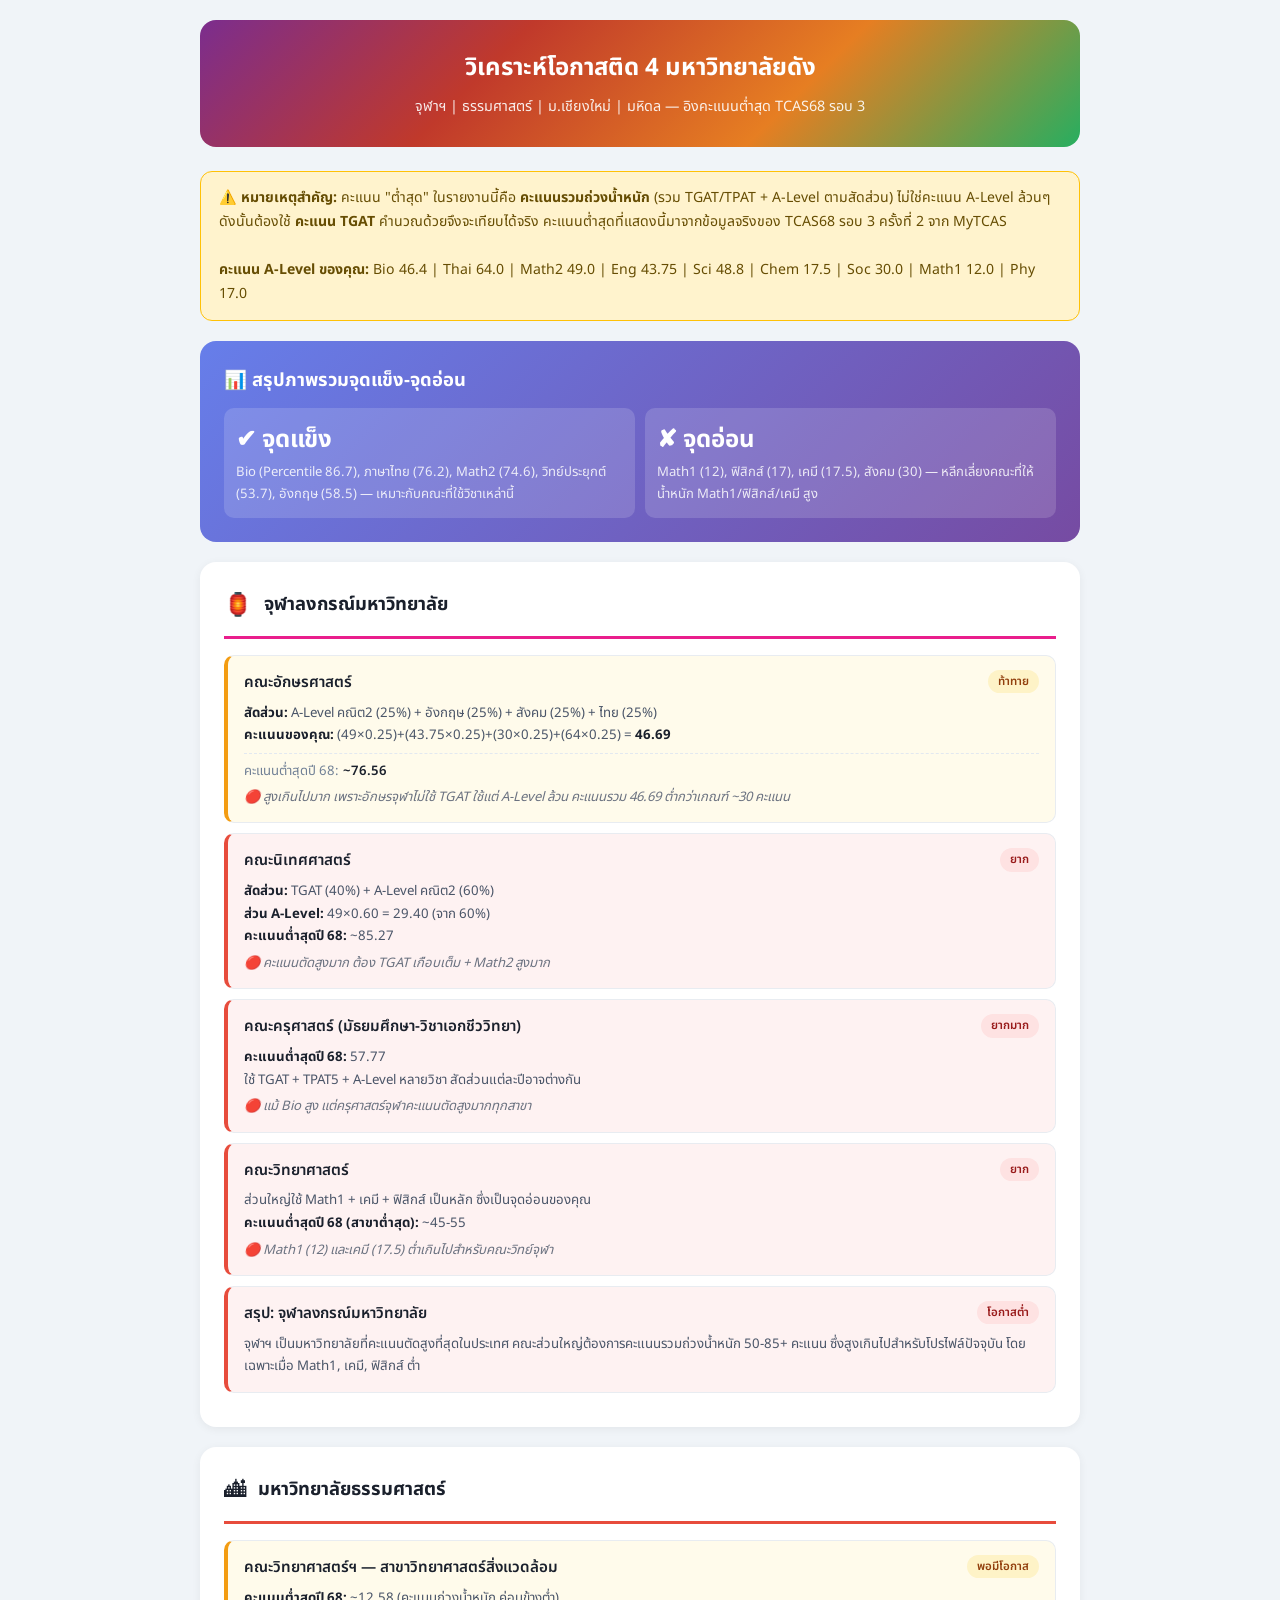
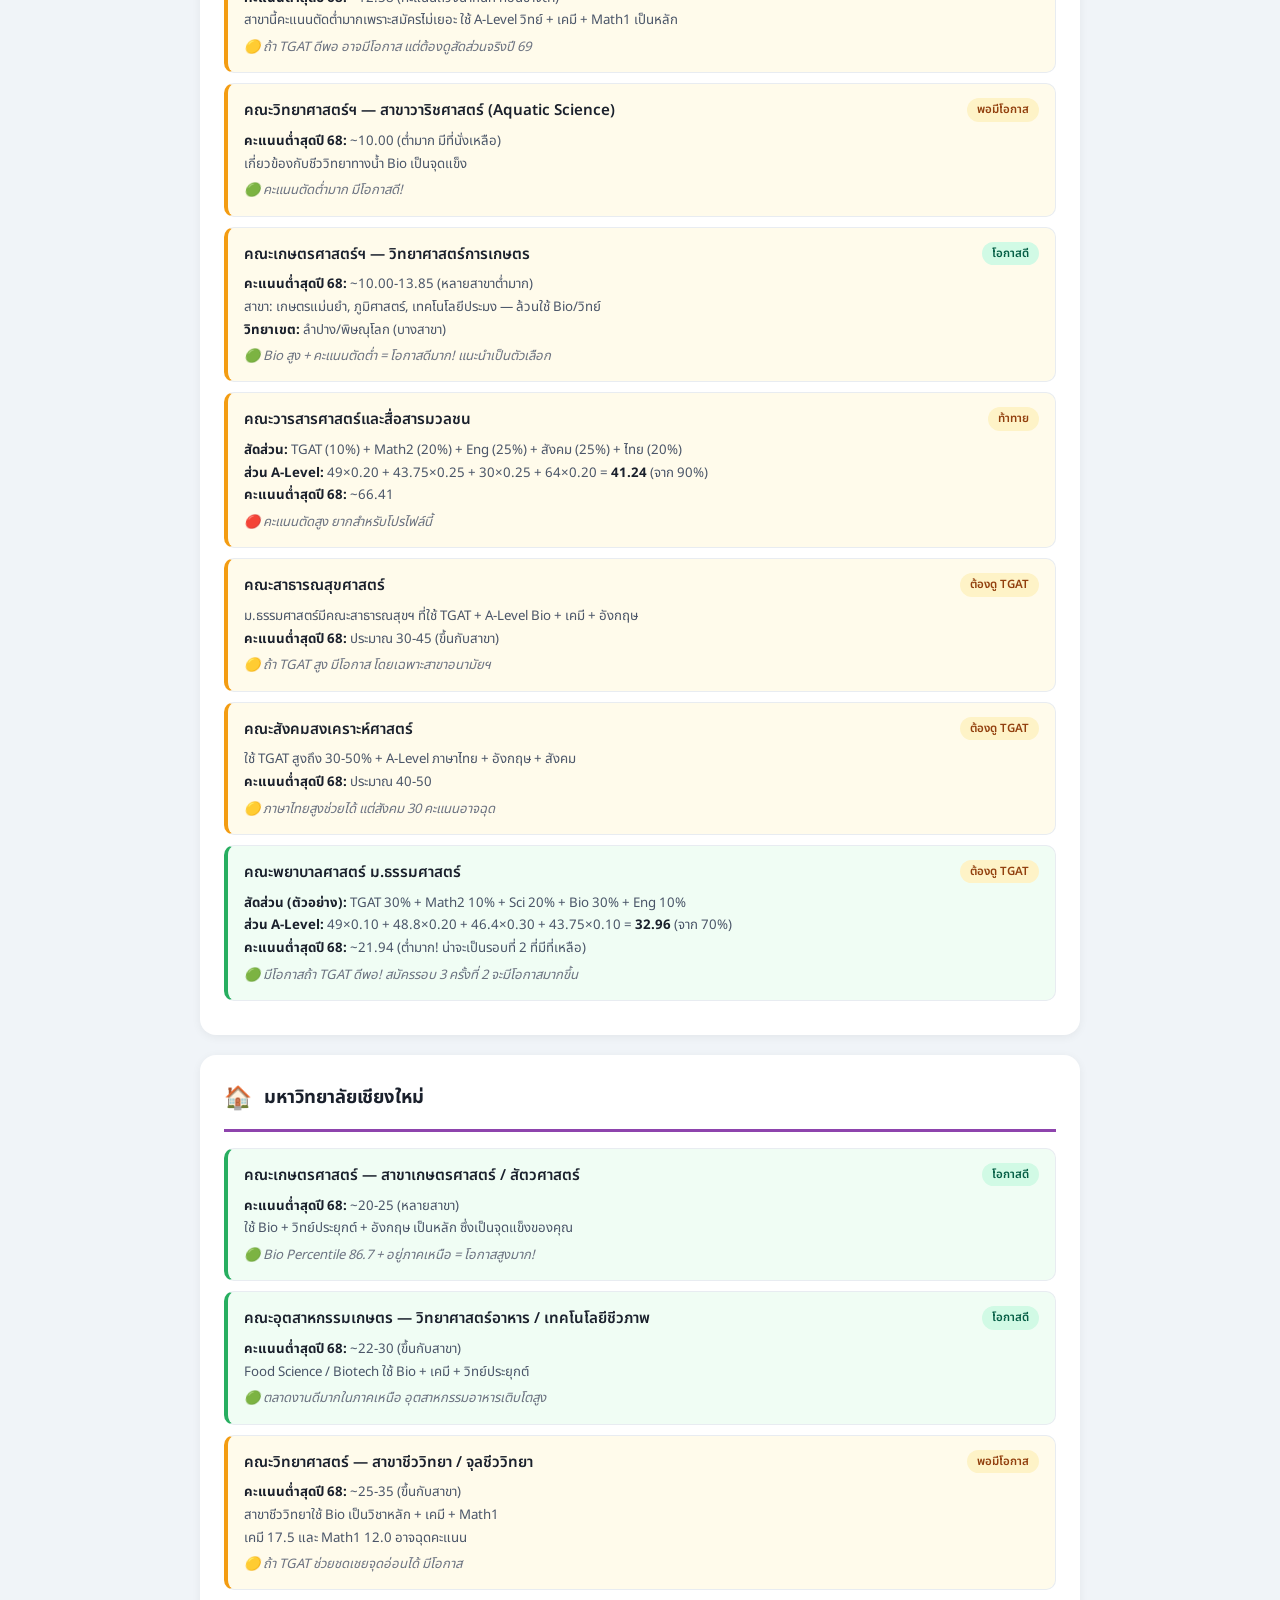
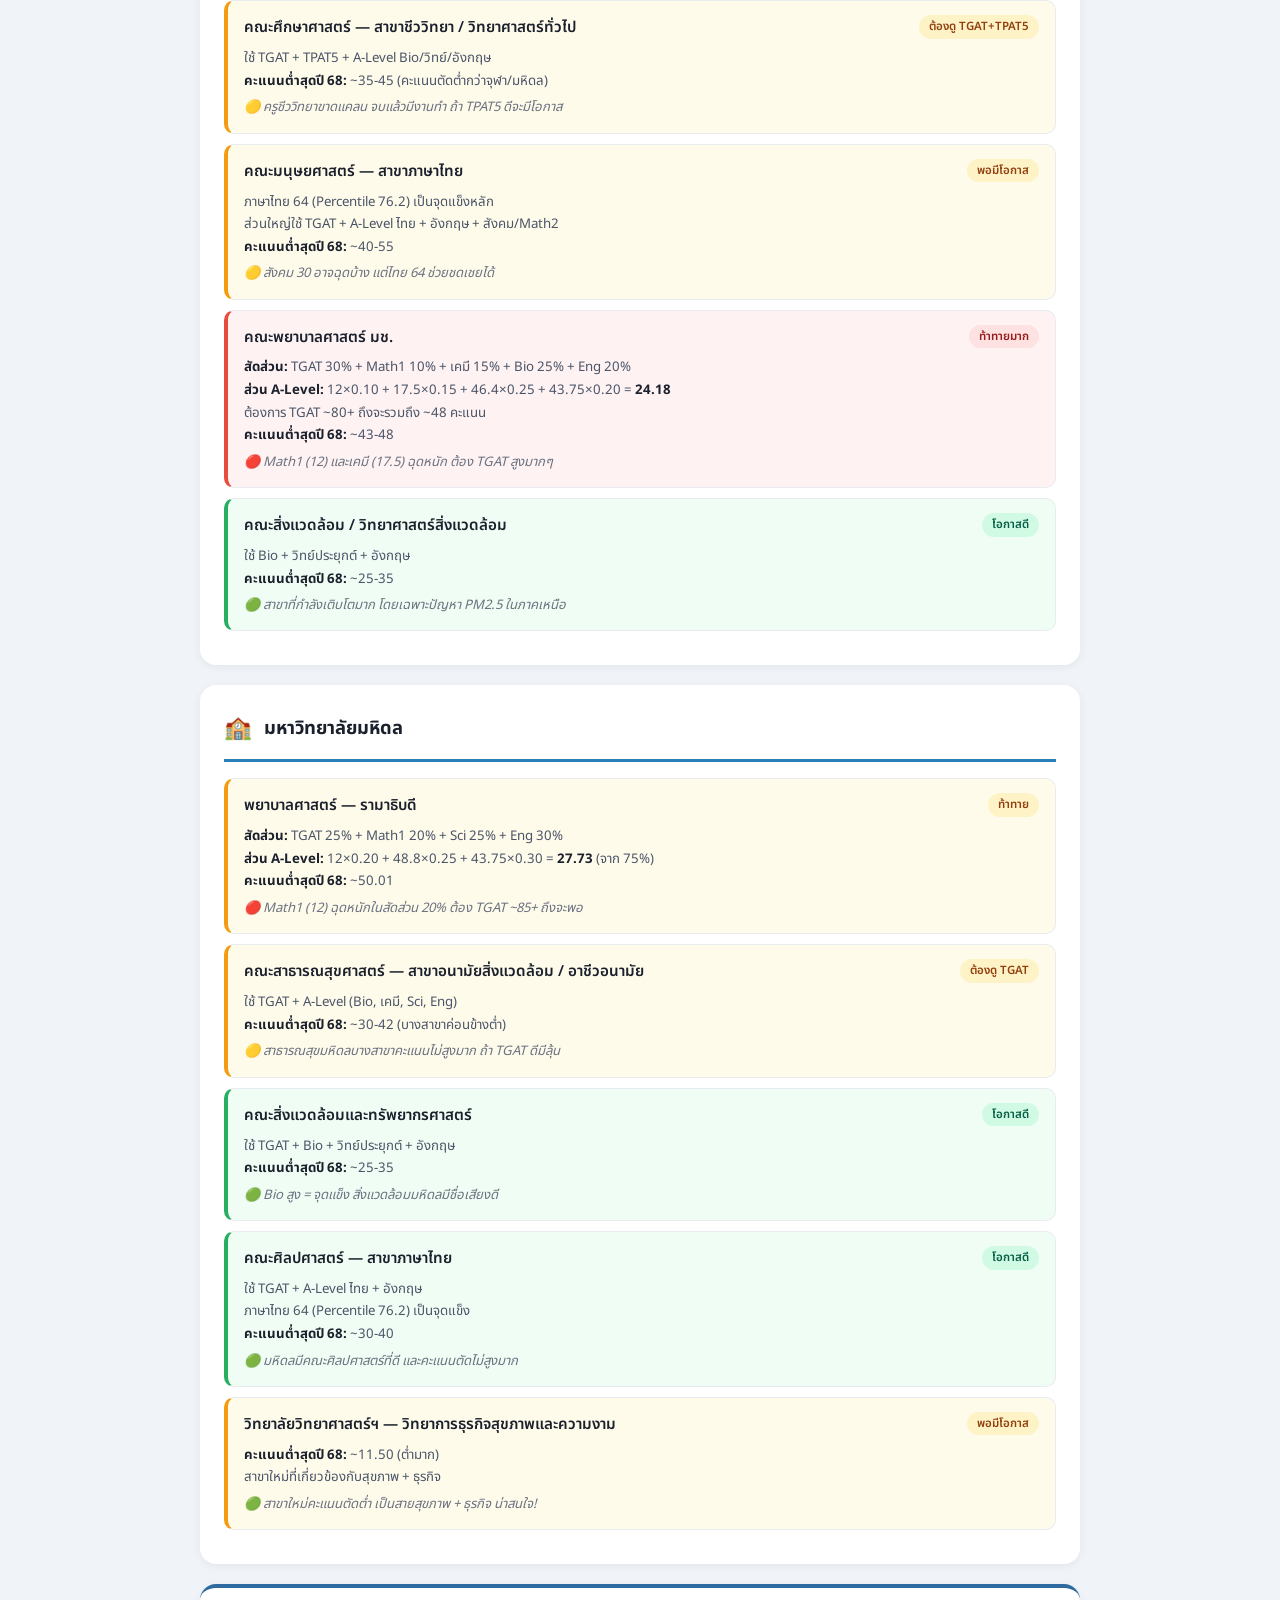
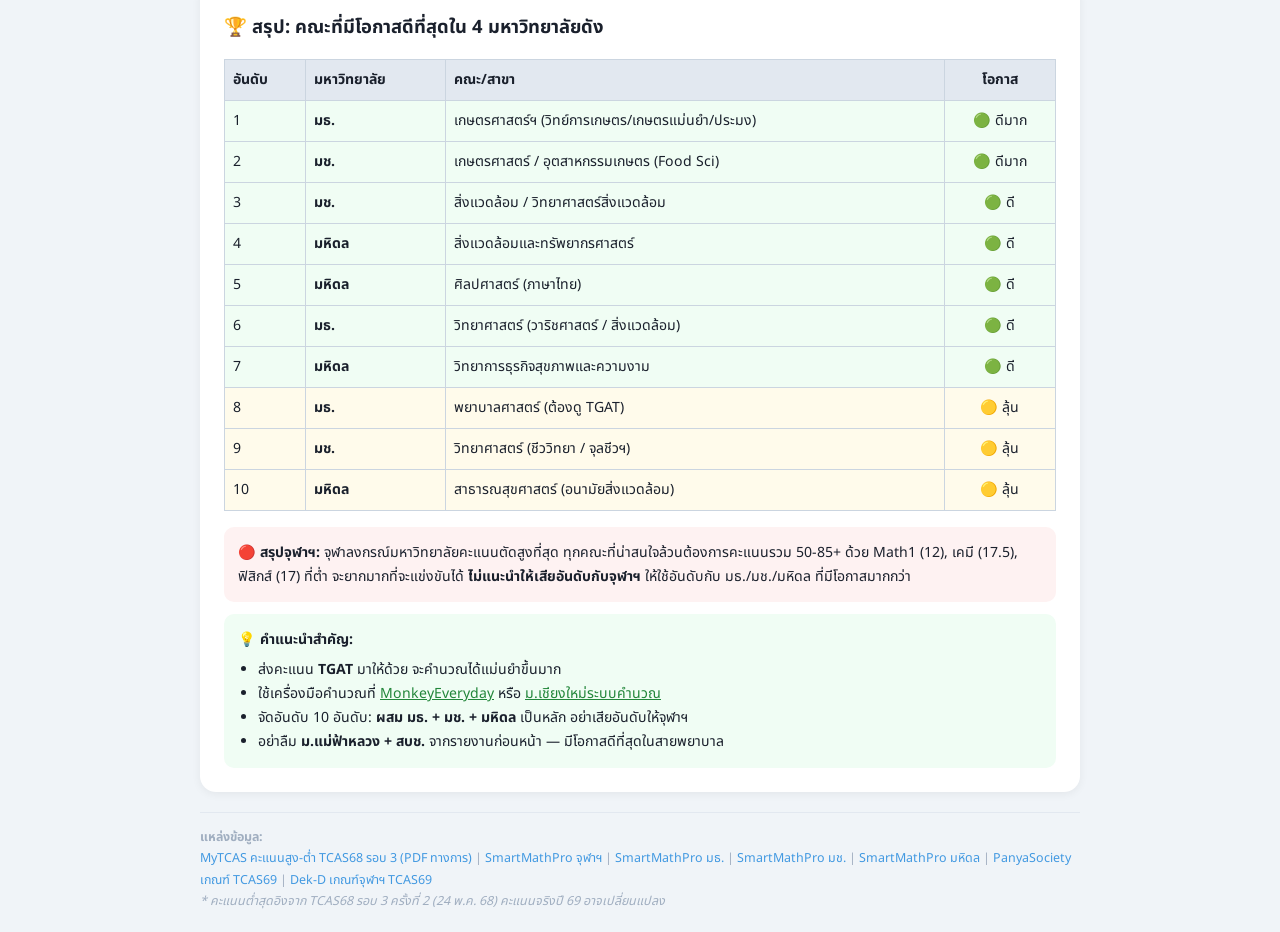
<file: วิเคราะห์_4มหาลัยดัง_TCAS69.html>
<!DOCTYPE html>
<html lang="th">
<head>
<meta charset="UTF-8">
<meta name="viewport" content="width=device-width, initial-scale=1.0">
<title>วิเคราะห์โอกาสติด จุฬาฯ ธรรมศาสตร์ มช. มหิดล | TCAS69</title>
<style>
  @import url('https://fonts.googleapis.com/css2?family=Noto+Sans+Thai:wght@300;400;500;600;700&display=swap');
  * { margin: 0; padding: 0; box-sizing: border-box; }
  body { font-family: 'Noto Sans Thai', sans-serif; background: #f0f4f8; color: #1a202c; line-height: 1.7; }
  .container { max-width: 920px; margin: 0 auto; padding: 20px; }
  .header { background: linear-gradient(135deg, #7b2d8e, #c0392b, #e67e22, #27ae60); color: white; padding: 28px; border-radius: 16px; margin-bottom: 24px; text-align: center; }
  .header h1 { font-size: 1.5em; font-weight: 700; margin-bottom: 6px; }
  .header p { opacity: 0.9; font-size: 0.9em; }

  .note { background: #fff3cd; border: 1px solid #ffc107; border-radius: 12px; padding: 14px 18px; margin-bottom: 20px; font-size: 0.88em; color: #664d03; }

  .uni-section { background: white; border-radius: 16px; padding: 24px; margin-bottom: 20px; box-shadow: 0 2px 10px rgba(0,0,0,0.06); }
  .uni-header { display: flex; align-items: center; gap: 12px; margin-bottom: 16px; padding-bottom: 12px; border-bottom: 3px solid; }
  .uni-header h2 { font-size: 1.15em; font-weight: 700; }
  .uni-header .emoji { font-size: 1.4em; }
  .cu .uni-header { border-color: #e91e8c; }
  .tu .uni-header { border-color: #e74c3c; }
  .cmu .uni-header { border-color: #8e44ad; }
  .mu .uni-header { border-color: #2980b9; }

  .program { border: 1px solid #e8ecf1; border-radius: 10px; padding: 14px 16px; margin-bottom: 10px; }
  .program.good { border-left: 4px solid #27ae60; background: #f0fdf4; }
  .program.maybe { border-left: 4px solid #f39c12; background: #fffbeb; }
  .program.hard { border-left: 4px solid #e74c3c; background: #fef2f2; }

  .prog-top { display: flex; justify-content: space-between; align-items: flex-start; margin-bottom: 6px; }
  .prog-name { font-weight: 600; font-size: 0.95em; }
  .badge { padding: 2px 10px; border-radius: 20px; font-size: 0.72em; font-weight: 600; white-space: nowrap; }
  .badge-green { background: #d1fae5; color: #065f46; }
  .badge-yellow { background: #fef3c7; color: #92400e; }
  .badge-red { background: #fee2e2; color: #991b1b; }

  .prog-detail { font-size: 0.83em; color: #4a5568; }
  .prog-detail strong { color: #1a202c; }
  .prog-score { display: flex; gap: 16px; font-size: 0.82em; margin-top: 6px; padding-top: 6px; border-top: 1px dashed #e2e8f0; }
  .prog-score span { display: inline-flex; align-items: center; gap: 4px; }
  .score-label { color: #718096; }
  .score-val { font-weight: 600; }

  .tip { font-size: 0.82em; color: #6b7280; font-style: italic; margin-top: 4px; }

  .summary-box { background: linear-gradient(135deg, #667eea, #764ba2); color: white; border-radius: 16px; padding: 24px; margin-bottom: 20px; }
  .summary-box h2 { font-size: 1.15em; margin-bottom: 12px; }
  .summary-grid { display: grid; grid-template-columns: 1fr 1fr; gap: 10px; }
  .summary-card { background: rgba(255,255,255,0.15); border-radius: 10px; padding: 12px; }
  .summary-card .num { font-size: 1.5em; font-weight: 700; }
  .summary-card .label { font-size: 0.82em; opacity: 0.85; }

  .sources { font-size: 0.78em; color: #a0aec0; margin-top: 20px; padding-top: 14px; border-top: 1px solid #e2e8f0; }
  .sources a { color: #4299e1; text-decoration: none; }

  @media (max-width: 600px) { .summary-grid { grid-template-columns: 1fr; } }
</style>
</head>
<body>
<div class="container">

<div class="header">
  <h1>วิเคราะห์โอกาสติด 4 มหาวิทยาลัยดัง</h1>
  <p>จุฬาฯ | ธรรมศาสตร์ | ม.เชียงใหม่ | มหิดล — อิงคะแนนต่ำสุด TCAS68 รอบ 3</p>
</div>

<div class="note">
  <strong>&#9888;&#65039; หมายเหตุสำคัญ:</strong> คะแนน "ต่ำสุด" ในรายงานนี้คือ <strong>คะแนนรวมถ่วงน้ำหนัก</strong> (รวม TGAT/TPAT + A-Level ตามสัดส่วน) ไม่ใช่คะแนน A-Level ล้วนๆ ดังนั้นต้องใช้ <strong>คะแนน TGAT</strong> คำนวณด้วยจึงจะเทียบได้จริง คะแนนต่ำสุดที่แสดงนี้มาจากข้อมูลจริงของ TCAS68 รอบ 3 ครั้งที่ 2 จาก MyTCAS<br><br>
  <strong>คะแนน A-Level ของคุณ:</strong> Bio 46.4 | Thai 64.0 | Math2 49.0 | Eng 43.75 | Sci 48.8 | Chem 17.5 | Soc 30.0 | Math1 12.0 | Phy 17.0
</div>

<div class="summary-box">
  <h2>&#128202; สรุปภาพรวมจุดแข็ง-จุดอ่อน</h2>
  <div class="summary-grid">
    <div class="summary-card">
      <div class="num">&#10004; จุดแข็ง</div>
      <div class="label">Bio (Percentile 86.7), ภาษาไทย (76.2), Math2 (74.6), วิทย์ประยุกต์ (53.7), อังกฤษ (58.5) — เหมาะกับคณะที่ใช้วิชาเหล่านี้</div>
    </div>
    <div class="summary-card">
      <div class="num">&#10008; จุดอ่อน</div>
      <div class="label">Math1 (12), ฟิสิกส์ (17), เคมี (17.5), สังคม (30) — หลีกเลี่ยงคณะที่ให้น้ำหนัก Math1/ฟิสิกส์/เคมี สูง</div>
    </div>
  </div>
</div>

<!-- จุฬาลงกรณ์มหาวิทยาลัย -->
<div class="uni-section cu">
  <div class="uni-header">
    <span class="emoji">&#127982;</span>
    <h2>จุฬาลงกรณ์มหาวิทยาลัย</h2>
  </div>

  <div class="program maybe">
    <div class="prog-top">
      <div class="prog-name">คณะอักษรศาสตร์</div>
      <span class="badge badge-yellow">ท้าทาย</span>
    </div>
    <div class="prog-detail">
      <strong>สัดส่วน:</strong> A-Level คณิต2 (25%) + อังกฤษ (25%) + สังคม (25%) + ไทย (25%)<br>
      <strong>คะแนนของคุณ:</strong> (49×0.25)+(43.75×0.25)+(30×0.25)+(64×0.25) = <strong>46.69</strong>
    </div>
    <div class="prog-score">
      <span><span class="score-label">คะแนนต่ำสุดปี 68:</span> <span class="score-val">~76.56</span></span>
    </div>
    <div class="tip">&#128308; สูงเกินไปมาก เพราะอักษรจุฬาไม่ใช้ TGAT ใช้แต่ A-Level ล้วน คะแนนรวม 46.69 ต่ำกว่าเกณฑ์ ~30 คะแนน</div>
  </div>

  <div class="program hard">
    <div class="prog-top">
      <div class="prog-name">คณะนิเทศศาสตร์</div>
      <span class="badge badge-red">ยาก</span>
    </div>
    <div class="prog-detail">
      <strong>สัดส่วน:</strong> TGAT (40%) + A-Level คณิต2 (60%)<br>
      <strong>ส่วน A-Level:</strong> 49×0.60 = 29.40 (จาก 60%)<br>
      <strong>คะแนนต่ำสุดปี 68:</strong> ~85.27
    </div>
    <div class="tip">&#128308; คะแนนตัดสูงมาก ต้อง TGAT เกือบเต็ม + Math2 สูงมาก</div>
  </div>

  <div class="program hard">
    <div class="prog-top">
      <div class="prog-name">คณะครุศาสตร์ (มัธยมศึกษา-วิชาเอกชีววิทยา)</div>
      <span class="badge badge-red">ยากมาก</span>
    </div>
    <div class="prog-detail">
      <strong>คะแนนต่ำสุดปี 68:</strong> 57.77<br>
      ใช้ TGAT + TPAT5 + A-Level หลายวิชา สัดส่วนแต่ละปีอาจต่างกัน
    </div>
    <div class="tip">&#128308; แม้ Bio สูง แต่ครุศาสตร์จุฬาคะแนนตัดสูงมากทุกสาขา</div>
  </div>

  <div class="program hard">
    <div class="prog-top">
      <div class="prog-name">คณะวิทยาศาสตร์</div>
      <span class="badge badge-red">ยาก</span>
    </div>
    <div class="prog-detail">
      ส่วนใหญ่ใช้ Math1 + เคมี + ฟิสิกส์ เป็นหลัก ซึ่งเป็นจุดอ่อนของคุณ<br>
      <strong>คะแนนต่ำสุดปี 68 (สาขาต่ำสุด):</strong> ~45-55
    </div>
    <div class="tip">&#128308; Math1 (12) และเคมี (17.5) ต่ำเกินไปสำหรับคณะวิทย์จุฬา</div>
  </div>

  <div class="program hard">
    <div class="prog-top">
      <div class="prog-name">สรุป: จุฬาลงกรณ์มหาวิทยาลัย</div>
      <span class="badge badge-red">โอกาสต่ำ</span>
    </div>
    <div class="prog-detail">
      จุฬาฯ เป็นมหาวิทยาลัยที่คะแนนตัดสูงที่สุดในประเทศ คณะส่วนใหญ่ต้องการคะแนนรวมถ่วงน้ำหนัก 50-85+ คะแนน ซึ่งสูงเกินไปสำหรับโปรไฟล์ปัจจุบัน โดยเฉพาะเมื่อ Math1, เคมี, ฟิสิกส์ ต่ำ
    </div>
  </div>
</div>

<!-- ธรรมศาสตร์ -->
<div class="uni-section tu">
  <div class="uni-header">
    <span class="emoji">&#127961;</span>
    <h2>มหาวิทยาลัยธรรมศาสตร์</h2>
  </div>

  <div class="program maybe">
    <div class="prog-top">
      <div class="prog-name">คณะวิทยาศาสตร์ฯ — สาขาวิทยาศาสตร์สิ่งแวดล้อม</div>
      <span class="badge badge-yellow">พอมีโอกาส</span>
    </div>
    <div class="prog-detail">
      <strong>คะแนนต่ำสุดปี 68:</strong> ~12.58 (คะแนนถ่วงน้ำหนัก ค่อนข้างต่ำ)<br>
      สาขานี้คะแนนตัดต่ำมากเพราะสมัครไม่เยอะ ใช้ A-Level วิทย์ + เคมี + Math1 เป็นหลัก
    </div>
    <div class="tip">&#128993; ถ้า TGAT ดีพอ อาจมีโอกาส แต่ต้องดูสัดส่วนจริงปี 69</div>
  </div>

  <div class="program maybe">
    <div class="prog-top">
      <div class="prog-name">คณะวิทยาศาสตร์ฯ — สาขาวาริชศาสตร์ (Aquatic Science)</div>
      <span class="badge badge-yellow">พอมีโอกาส</span>
    </div>
    <div class="prog-detail">
      <strong>คะแนนต่ำสุดปี 68:</strong> ~10.00 (ต่ำมาก มีที่นั่งเหลือ)<br>
      เกี่ยวข้องกับชีววิทยาทางน้ำ Bio เป็นจุดแข็ง
    </div>
    <div class="tip">&#128994; คะแนนตัดต่ำมาก มีโอกาสดี!</div>
  </div>

  <div class="program maybe">
    <div class="prog-top">
      <div class="prog-name">คณะเกษตรศาสตร์ฯ — วิทยาศาสตร์การเกษตร</div>
      <span class="badge badge-green">โอกาสดี</span>
    </div>
    <div class="prog-detail">
      <strong>คะแนนต่ำสุดปี 68:</strong> ~10.00-13.85 (หลายสาขาต่ำมาก)<br>
      สาขา: เกษตรแม่นยำ, ภูมิศาสตร์, เทคโนโลยีประมง — ล้วนใช้ Bio/วิทย์<br>
      <strong>วิทยาเขต:</strong> ลำปาง/พิษณุโลก (บางสาขา)
    </div>
    <div class="tip">&#128994; Bio สูง + คะแนนตัดต่ำ = โอกาสดีมาก! แนะนำเป็นตัวเลือก</div>
  </div>

  <div class="program maybe">
    <div class="prog-top">
      <div class="prog-name">คณะวารสารศาสตร์และสื่อสารมวลชน</div>
      <span class="badge badge-yellow">ท้าทาย</span>
    </div>
    <div class="prog-detail">
      <strong>สัดส่วน:</strong> TGAT (10%) + Math2 (20%) + Eng (25%) + สังคม (25%) + ไทย (20%)<br>
      <strong>ส่วน A-Level:</strong> 49×0.20 + 43.75×0.25 + 30×0.25 + 64×0.20 = <strong>41.24</strong> (จาก 90%)<br>
      <strong>คะแนนต่ำสุดปี 68:</strong> ~66.41
    </div>
    <div class="tip">&#128308; คะแนนตัดสูง ยากสำหรับโปรไฟล์นี้</div>
  </div>

  <div class="program maybe">
    <div class="prog-top">
      <div class="prog-name">คณะสาธารณสุขศาสตร์</div>
      <span class="badge badge-yellow">ต้องดู TGAT</span>
    </div>
    <div class="prog-detail">
      ม.ธรรมศาสตร์มีคณะสาธารณสุขฯ ที่ใช้ TGAT + A-Level Bio + เคมี + อังกฤษ<br>
      <strong>คะแนนต่ำสุดปี 68:</strong> ประมาณ 30-45 (ขึ้นกับสาขา)
    </div>
    <div class="tip">&#128993; ถ้า TGAT สูง มีโอกาส โดยเฉพาะสาขาอนามัยฯ</div>
  </div>

  <div class="program maybe">
    <div class="prog-top">
      <div class="prog-name">คณะสังคมสงเคราะห์ศาสตร์</div>
      <span class="badge badge-yellow">ต้องดู TGAT</span>
    </div>
    <div class="prog-detail">
      ใช้ TGAT สูงถึง 30-50% + A-Level ภาษาไทย + อังกฤษ + สังคม<br>
      <strong>คะแนนต่ำสุดปี 68:</strong> ประมาณ 40-50
    </div>
    <div class="tip">&#128993; ภาษาไทยสูงช่วยได้ แต่สังคม 30 คะแนนอาจฉุด</div>
  </div>

  <div class="program good">
    <div class="prog-top">
      <div class="prog-name">คณะพยาบาลศาสตร์ ม.ธรรมศาสตร์</div>
      <span class="badge badge-yellow">ต้องดู TGAT</span>
    </div>
    <div class="prog-detail">
      <strong>สัดส่วน (ตัวอย่าง):</strong> TGAT 30% + Math2 10% + Sci 20% + Bio 30% + Eng 10%<br>
      <strong>ส่วน A-Level:</strong> 49×0.10 + 48.8×0.20 + 46.4×0.30 + 43.75×0.10 = <strong>32.96</strong> (จาก 70%)<br>
      <strong>คะแนนต่ำสุดปี 68:</strong> ~21.94 (ต่ำมาก! น่าจะเป็นรอบที่ 2 ที่มีที่เหลือ)
    </div>
    <div class="tip">&#128994; มีโอกาสถ้า TGAT ดีพอ! สมัครรอบ 3 ครั้งที่ 2 จะมีโอกาสมากขึ้น</div>
  </div>
</div>

<!-- มหาวิทยาลัยเชียงใหม่ -->
<div class="uni-section cmu">
  <div class="uni-header">
    <span class="emoji">&#127968;</span>
    <h2>มหาวิทยาลัยเชียงใหม่</h2>
  </div>

  <div class="program good">
    <div class="prog-top">
      <div class="prog-name">คณะเกษตรศาสตร์ — สาขาเกษตรศาสตร์ / สัตวศาสตร์</div>
      <span class="badge badge-green">โอกาสดี</span>
    </div>
    <div class="prog-detail">
      <strong>คะแนนต่ำสุดปี 68:</strong> ~20-25 (หลายสาขา)<br>
      ใช้ Bio + วิทย์ประยุกต์ + อังกฤษ เป็นหลัก ซึ่งเป็นจุดแข็งของคุณ
    </div>
    <div class="tip">&#128994; Bio Percentile 86.7 + อยู่ภาคเหนือ = โอกาสสูงมาก!</div>
  </div>

  <div class="program good">
    <div class="prog-top">
      <div class="prog-name">คณะอุตสาหกรรมเกษตร — วิทยาศาสตร์อาหาร / เทคโนโลยีชีวภาพ</div>
      <span class="badge badge-green">โอกาสดี</span>
    </div>
    <div class="prog-detail">
      <strong>คะแนนต่ำสุดปี 68:</strong> ~22-30 (ขึ้นกับสาขา)<br>
      Food Science / Biotech ใช้ Bio + เคมี + วิทย์ประยุกต์
    </div>
    <div class="tip">&#128994; ตลาดงานดีมากในภาคเหนือ อุตสาหกรรมอาหารเติบโตสูง</div>
  </div>

  <div class="program maybe">
    <div class="prog-top">
      <div class="prog-name">คณะวิทยาศาสตร์ — สาขาชีววิทยา / จุลชีววิทยา</div>
      <span class="badge badge-yellow">พอมีโอกาส</span>
    </div>
    <div class="prog-detail">
      <strong>คะแนนต่ำสุดปี 68:</strong> ~25-35 (ขึ้นกับสาขา)<br>
      สาขาชีววิทยาใช้ Bio เป็นวิชาหลัก + เคมี + Math1<br>
      เคมี 17.5 และ Math1 12.0 อาจฉุดคะแนน
    </div>
    <div class="tip">&#128993; ถ้า TGAT ช่วยชดเชยจุดอ่อนได้ มีโอกาส</div>
  </div>

  <div class="program maybe">
    <div class="prog-top">
      <div class="prog-name">คณะศึกษาศาสตร์ — สาขาชีววิทยา / วิทยาศาสตร์ทั่วไป</div>
      <span class="badge badge-yellow">ต้องดู TGAT+TPAT5</span>
    </div>
    <div class="prog-detail">
      ใช้ TGAT + TPAT5 + A-Level Bio/วิทย์/อังกฤษ<br>
      <strong>คะแนนต่ำสุดปี 68:</strong> ~35-45 (คะแนนตัดต่ำกว่าจุฬา/มหิดล)
    </div>
    <div class="tip">&#128993; ครูชีววิทยาขาดแคลน จบแล้วมีงานทำ ถ้า TPAT5 ดีจะมีโอกาส</div>
  </div>

  <div class="program maybe">
    <div class="prog-top">
      <div class="prog-name">คณะมนุษยศาสตร์ — สาขาภาษาไทย</div>
      <span class="badge badge-yellow">พอมีโอกาส</span>
    </div>
    <div class="prog-detail">
      ภาษาไทย 64 (Percentile 76.2) เป็นจุดแข็งหลัก<br>
      ส่วนใหญ่ใช้ TGAT + A-Level ไทย + อังกฤษ + สังคม/Math2<br>
      <strong>คะแนนต่ำสุดปี 68:</strong> ~40-55
    </div>
    <div class="tip">&#128993; สังคม 30 อาจฉุดบ้าง แต่ไทย 64 ช่วยชดเชยได้</div>
  </div>

  <div class="program hard">
    <div class="prog-top">
      <div class="prog-name">คณะพยาบาลศาสตร์ มช.</div>
      <span class="badge badge-red">ท้าทายมาก</span>
    </div>
    <div class="prog-detail">
      <strong>สัดส่วน:</strong> TGAT 30% + Math1 10% + เคมี 15% + Bio 25% + Eng 20%<br>
      <strong>ส่วน A-Level:</strong> 12×0.10 + 17.5×0.15 + 46.4×0.25 + 43.75×0.20 = <strong>24.18</strong><br>
      ต้องการ TGAT ~80+ ถึงจะรวมถึง ~48 คะแนน<br>
      <strong>คะแนนต่ำสุดปี 68:</strong> ~43-48
    </div>
    <div class="tip">&#128308; Math1 (12) และเคมี (17.5) ฉุดหนัก ต้อง TGAT สูงมากๆ</div>
  </div>

  <div class="program good">
    <div class="prog-top">
      <div class="prog-name">คณะสิ่งแวดล้อม / วิทยาศาสตร์สิ่งแวดล้อม</div>
      <span class="badge badge-green">โอกาสดี</span>
    </div>
    <div class="prog-detail">
      ใช้ Bio + วิทย์ประยุกต์ + อังกฤษ<br>
      <strong>คะแนนต่ำสุดปี 68:</strong> ~25-35
    </div>
    <div class="tip">&#128994; สาขาที่กำลังเติบโตมาก โดยเฉพาะปัญหา PM2.5 ในภาคเหนือ</div>
  </div>
</div>

<!-- มหาวิทยาลัยมหิดล -->
<div class="uni-section mu">
  <div class="uni-header">
    <span class="emoji">&#127979;</span>
    <h2>มหาวิทยาลัยมหิดล</h2>
  </div>

  <div class="program maybe">
    <div class="prog-top">
      <div class="prog-name">พยาบาลศาสตร์ — รามาธิบดี</div>
      <span class="badge badge-yellow">ท้าทาย</span>
    </div>
    <div class="prog-detail">
      <strong>สัดส่วน:</strong> TGAT 25% + Math1 20% + Sci 25% + Eng 30%<br>
      <strong>ส่วน A-Level:</strong> 12×0.20 + 48.8×0.25 + 43.75×0.30 = <strong>27.73</strong> (จาก 75%)<br>
      <strong>คะแนนต่ำสุดปี 68:</strong> ~50.01
    </div>
    <div class="tip">&#128308; Math1 (12) ฉุดหนักในสัดส่วน 20% ต้อง TGAT ~85+ ถึงจะพอ</div>
  </div>

  <div class="program maybe">
    <div class="prog-top">
      <div class="prog-name">คณะสาธารณสุขศาสตร์ — สาขาอนามัยสิ่งแวดล้อม / อาชีวอนามัย</div>
      <span class="badge badge-yellow">ต้องดู TGAT</span>
    </div>
    <div class="prog-detail">
      ใช้ TGAT + A-Level (Bio, เคมี, Sci, Eng)<br>
      <strong>คะแนนต่ำสุดปี 68:</strong> ~30-42 (บางสาขาค่อนข้างต่ำ)
    </div>
    <div class="tip">&#128993; สาธารณสุขมหิดลบางสาขาคะแนนไม่สูงมาก ถ้า TGAT ดีมีลุ้น</div>
  </div>

  <div class="program good">
    <div class="prog-top">
      <div class="prog-name">คณะสิ่งแวดล้อมและทรัพยากรศาสตร์</div>
      <span class="badge badge-green">โอกาสดี</span>
    </div>
    <div class="prog-detail">
      ใช้ TGAT + Bio + วิทย์ประยุกต์ + อังกฤษ<br>
      <strong>คะแนนต่ำสุดปี 68:</strong> ~25-35
    </div>
    <div class="tip">&#128994; Bio สูง = จุดแข็ง สิ่งแวดล้อมมหิดลมีชื่อเสียงดี</div>
  </div>

  <div class="program good">
    <div class="prog-top">
      <div class="prog-name">คณะศิลปศาสตร์ — สาขาภาษาไทย</div>
      <span class="badge badge-green">โอกาสดี</span>
    </div>
    <div class="prog-detail">
      ใช้ TGAT + A-Level ไทย + อังกฤษ<br>
      ภาษาไทย 64 (Percentile 76.2) เป็นจุดแข็ง<br>
      <strong>คะแนนต่ำสุดปี 68:</strong> ~30-40
    </div>
    <div class="tip">&#128994; มหิดลมีคณะศิลปศาสตร์ที่ดี และคะแนนตัดไม่สูงมาก</div>
  </div>

  <div class="program maybe">
    <div class="prog-top">
      <div class="prog-name">วิทยาลัยวิทยาศาสตร์ฯ — วิทยาการธุรกิจสุขภาพและความงาม</div>
      <span class="badge badge-yellow">พอมีโอกาส</span>
    </div>
    <div class="prog-detail">
      <strong>คะแนนต่ำสุดปี 68:</strong> ~11.50 (ต่ำมาก)<br>
      สาขาใหม่ที่เกี่ยวข้องกับสุขภาพ + ธุรกิจ
    </div>
    <div class="tip">&#128994; สาขาใหม่คะแนนตัดต่ำ เป็นสายสุขภาพ + ธุรกิจ น่าสนใจ!</div>
  </div>
</div>

<!-- สรุปรวม -->
<div class="uni-section" style="border-top: 4px solid #2d6a9f;">
  <h2 style="font-size:1.15em; margin-bottom:16px;">&#127942; สรุป: คณะที่มีโอกาสดีที่สุดใน 4 มหาวิทยาลัยดัง</h2>

  <table style="width:100%; border-collapse: collapse; font-size:0.88em;">
    <thead>
      <tr style="background:#e2e8f0;">
        <th style="padding:8px; text-align:left; border:1px solid #cbd5e0;">อันดับ</th>
        <th style="padding:8px; text-align:left; border:1px solid #cbd5e0;">มหาวิทยาลัย</th>
        <th style="padding:8px; text-align:left; border:1px solid #cbd5e0;">คณะ/สาขา</th>
        <th style="padding:8px; text-align:center; border:1px solid #cbd5e0;">โอกาส</th>
      </tr>
    </thead>
    <tbody>
      <tr style="background:#f0fdf4;">
        <td style="padding:8px; border:1px solid #cbd5e0;">1</td>
        <td style="padding:8px; border:1px solid #cbd5e0;"><strong>มธ.</strong></td>
        <td style="padding:8px; border:1px solid #cbd5e0;">เกษตรศาสตร์ฯ (วิทย์การเกษตร/เกษตรแม่นยำ/ประมง)</td>
        <td style="padding:8px; text-align:center; border:1px solid #cbd5e0;">&#128994; ดีมาก</td>
      </tr>
      <tr style="background:#f0fdf4;">
        <td style="padding:8px; border:1px solid #cbd5e0;">2</td>
        <td style="padding:8px; border:1px solid #cbd5e0;"><strong>มช.</strong></td>
        <td style="padding:8px; border:1px solid #cbd5e0;">เกษตรศาสตร์ / อุตสาหกรรมเกษตร (Food Sci)</td>
        <td style="padding:8px; text-align:center; border:1px solid #cbd5e0;">&#128994; ดีมาก</td>
      </tr>
      <tr style="background:#f0fdf4;">
        <td style="padding:8px; border:1px solid #cbd5e0;">3</td>
        <td style="padding:8px; border:1px solid #cbd5e0;"><strong>มช.</strong></td>
        <td style="padding:8px; border:1px solid #cbd5e0;">สิ่งแวดล้อม / วิทยาศาสตร์สิ่งแวดล้อม</td>
        <td style="padding:8px; text-align:center; border:1px solid #cbd5e0;">&#128994; ดี</td>
      </tr>
      <tr style="background:#f0fdf4;">
        <td style="padding:8px; border:1px solid #cbd5e0;">4</td>
        <td style="padding:8px; border:1px solid #cbd5e0;"><strong>มหิดล</strong></td>
        <td style="padding:8px; border:1px solid #cbd5e0;">สิ่งแวดล้อมและทรัพยากรศาสตร์</td>
        <td style="padding:8px; text-align:center; border:1px solid #cbd5e0;">&#128994; ดี</td>
      </tr>
      <tr style="background:#f0fdf4;">
        <td style="padding:8px; border:1px solid #cbd5e0;">5</td>
        <td style="padding:8px; border:1px solid #cbd5e0;"><strong>มหิดล</strong></td>
        <td style="padding:8px; border:1px solid #cbd5e0;">ศิลปศาสตร์ (ภาษาไทย)</td>
        <td style="padding:8px; text-align:center; border:1px solid #cbd5e0;">&#128994; ดี</td>
      </tr>
      <tr style="background:#f0fdf4;">
        <td style="padding:8px; border:1px solid #cbd5e0;">6</td>
        <td style="padding:8px; border:1px solid #cbd5e0;"><strong>มธ.</strong></td>
        <td style="padding:8px; border:1px solid #cbd5e0;">วิทยาศาสตร์ (วาริชศาสตร์ / สิ่งแวดล้อม)</td>
        <td style="padding:8px; text-align:center; border:1px solid #cbd5e0;">&#128994; ดี</td>
      </tr>
      <tr style="background:#f0fdf4;">
        <td style="padding:8px; border:1px solid #cbd5e0;">7</td>
        <td style="padding:8px; border:1px solid #cbd5e0;"><strong>มหิดล</strong></td>
        <td style="padding:8px; border:1px solid #cbd5e0;">วิทยาการธุรกิจสุขภาพและความงาม</td>
        <td style="padding:8px; text-align:center; border:1px solid #cbd5e0;">&#128994; ดี</td>
      </tr>
      <tr style="background:#fffbeb;">
        <td style="padding:8px; border:1px solid #cbd5e0;">8</td>
        <td style="padding:8px; border:1px solid #cbd5e0;"><strong>มธ.</strong></td>
        <td style="padding:8px; border:1px solid #cbd5e0;">พยาบาลศาสตร์ (ต้องดู TGAT)</td>
        <td style="padding:8px; text-align:center; border:1px solid #cbd5e0;">&#128993; ลุ้น</td>
      </tr>
      <tr style="background:#fffbeb;">
        <td style="padding:8px; border:1px solid #cbd5e0;">9</td>
        <td style="padding:8px; border:1px solid #cbd5e0;"><strong>มช.</strong></td>
        <td style="padding:8px; border:1px solid #cbd5e0;">วิทยาศาสตร์ (ชีววิทยา / จุลชีวฯ)</td>
        <td style="padding:8px; text-align:center; border:1px solid #cbd5e0;">&#128993; ลุ้น</td>
      </tr>
      <tr style="background:#fffbeb;">
        <td style="padding:8px; border:1px solid #cbd5e0;">10</td>
        <td style="padding:8px; border:1px solid #cbd5e0;"><strong>มหิดล</strong></td>
        <td style="padding:8px; border:1px solid #cbd5e0;">สาธารณสุขศาสตร์ (อนามัยสิ่งแวดล้อม)</td>
        <td style="padding:8px; text-align:center; border:1px solid #cbd5e0;">&#128993; ลุ้น</td>
      </tr>
    </tbody>
  </table>

  <div style="margin-top:16px; padding:14px; background:#fef2f2; border-radius:10px; font-size:0.88em;">
    <strong>&#128308; สรุปจุฬาฯ:</strong> จุฬาลงกรณ์มหาวิทยาลัยคะแนนตัดสูงที่สุด ทุกคณะที่น่าสนใจล้วนต้องการคะแนนรวม 50-85+ ด้วย Math1 (12), เคมี (17.5), ฟิสิกส์ (17) ที่ต่ำ จะยากมากที่จะแข่งขันได้ <strong>ไม่แนะนำให้เสียอันดับกับจุฬาฯ</strong> ให้ใช้อันดับกับ มธ./มช./มหิดล ที่มีโอกาสมากกว่า
  </div>

  <div style="margin-top:12px; padding:14px; background:#f0fdf4; border-radius:10px; font-size:0.88em;">
    <strong>&#128161; คำแนะนำสำคัญ:</strong>
    <ul style="margin-top:6px; padding-left:20px;">
      <li>ส่งคะแนน <strong>TGAT</strong> มาให้ด้วย จะคำนวณได้แม่นยำขึ้นมาก</li>
      <li>ใช้เครื่องมือคำนวณที่ <a href="https://monkeyeveryday.com/tcas/ranking" style="color:#22863a">MonkeyEveryday</a> หรือ <a href="https://admission.reg.cmu.ac.th" style="color:#22863a">ม.เชียงใหม่ระบบคำนวณ</a></li>
      <li>จัดอันดับ 10 อันดับ: <strong>ผสม มธ. + มช. + มหิดล</strong> เป็นหลัก อย่าเสียอันดับให้จุฬาฯ</li>
      <li>อย่าลืม <strong>ม.แม่ฟ้าหลวง + สบช.</strong> จากรายงานก่อนหน้า — มีโอกาสดีที่สุดในสายพยาบาล</li>
    </ul>
  </div>
</div>

<div class="sources">
  <strong>แหล่งข้อมูล:</strong><br>
  <a href="https://assets.mytcas.com/68/T68-stat-r3_2-maxmin-24May25.pdf">MyTCAS คะแนนสูง-ต่ำ TCAS68 รอบ 3 (PDF ทางการ)</a> |
  <a href="https://www.smartmathpro.com/score-cu/">SmartMathPro จุฬาฯ</a> |
  <a href="https://www.smartmathpro.com/score-tu/">SmartMathPro มธ.</a> |
  <a href="https://www.smartmathpro.com/score-cmu/">SmartMathPro มช.</a> |
  <a href="https://www.smartmathpro.com/score-mu/">SmartMathPro มหิดล</a> |
  <a href="https://panyasociety.com/pages/tcas67-top-10-faculty-and-minimum-score/">PanyaSociety เกณฑ์ TCAS69</a> |
  <a href="https://www.dek-d.com/tcas/67539/">Dek-D เกณฑ์จุฬาฯ TCAS69</a><br>
  <em>* คะแนนต่ำสุดอิงจาก TCAS68 รอบ 3 ครั้งที่ 2 (24 พ.ค. 68) คะแนนจริงปี 69 อาจเปลี่ยนแปลง</em>
</div>

</div>
</body>
</html>
</file>
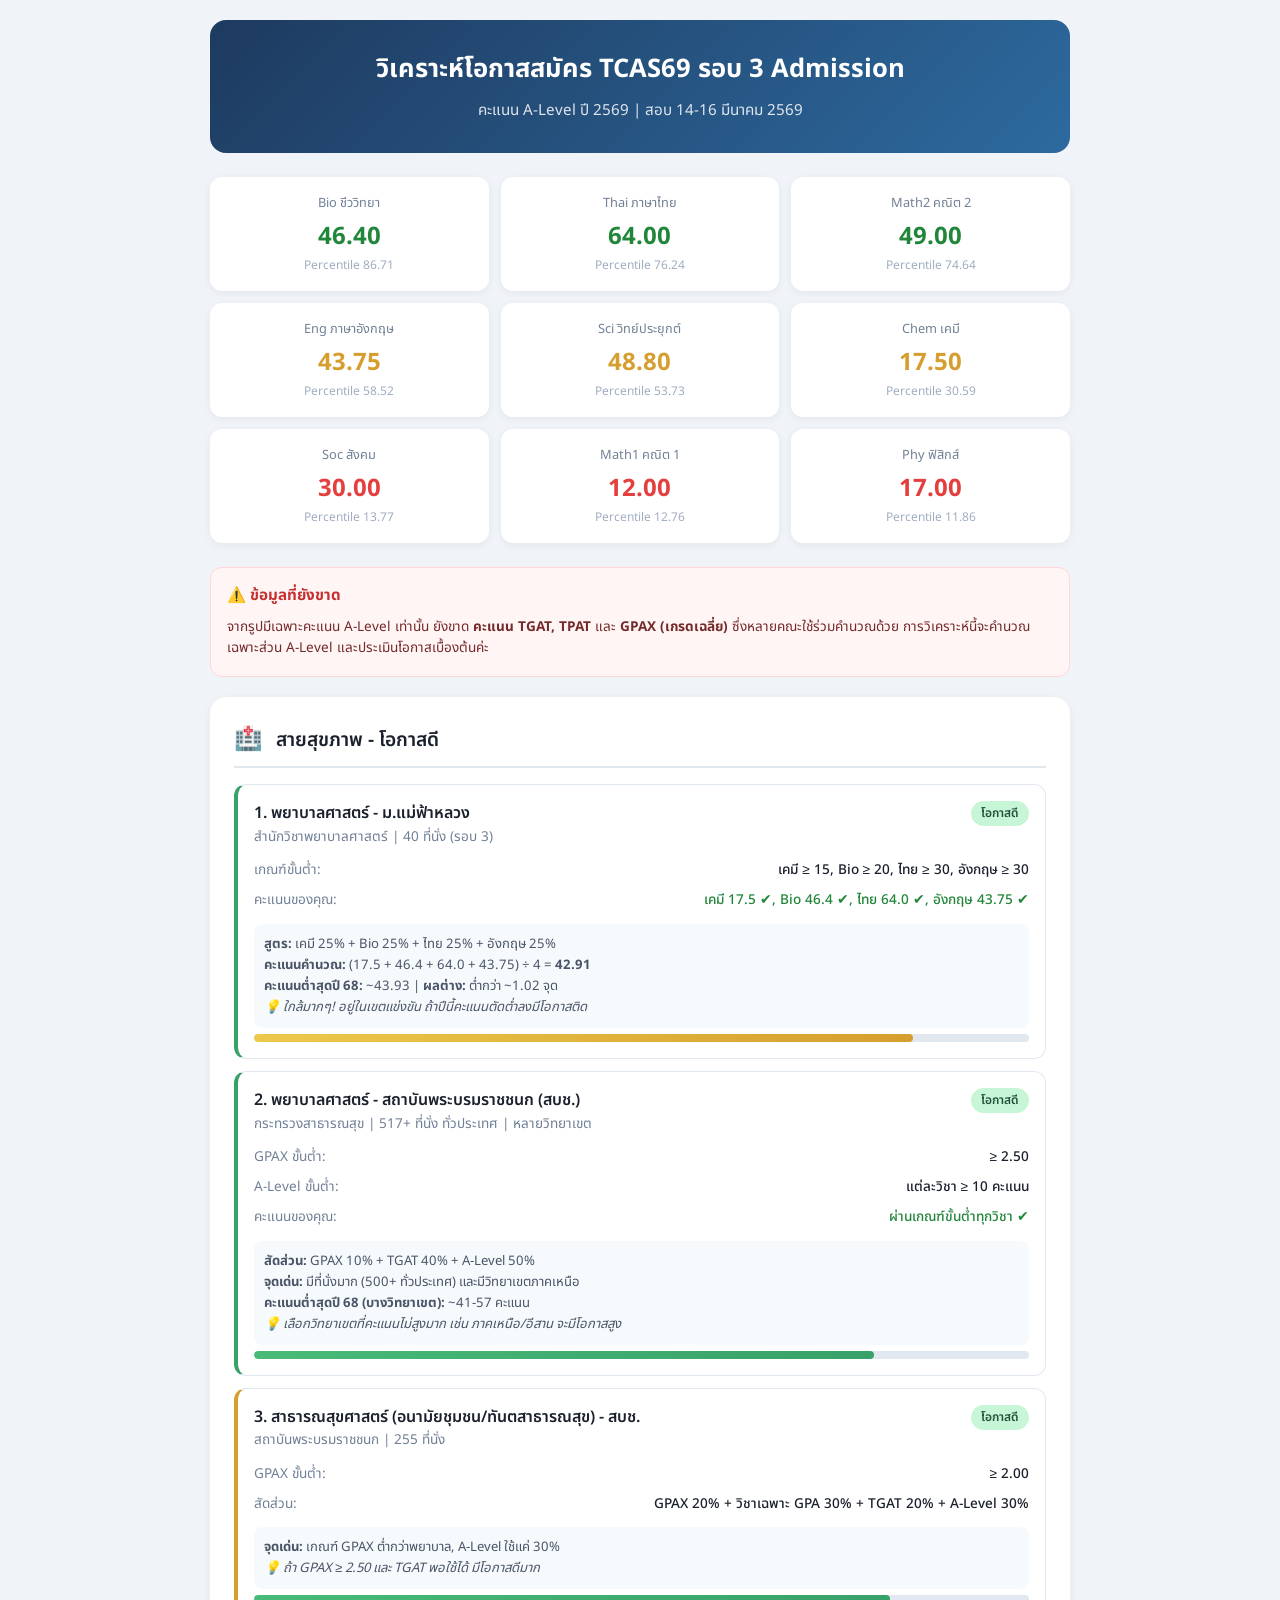
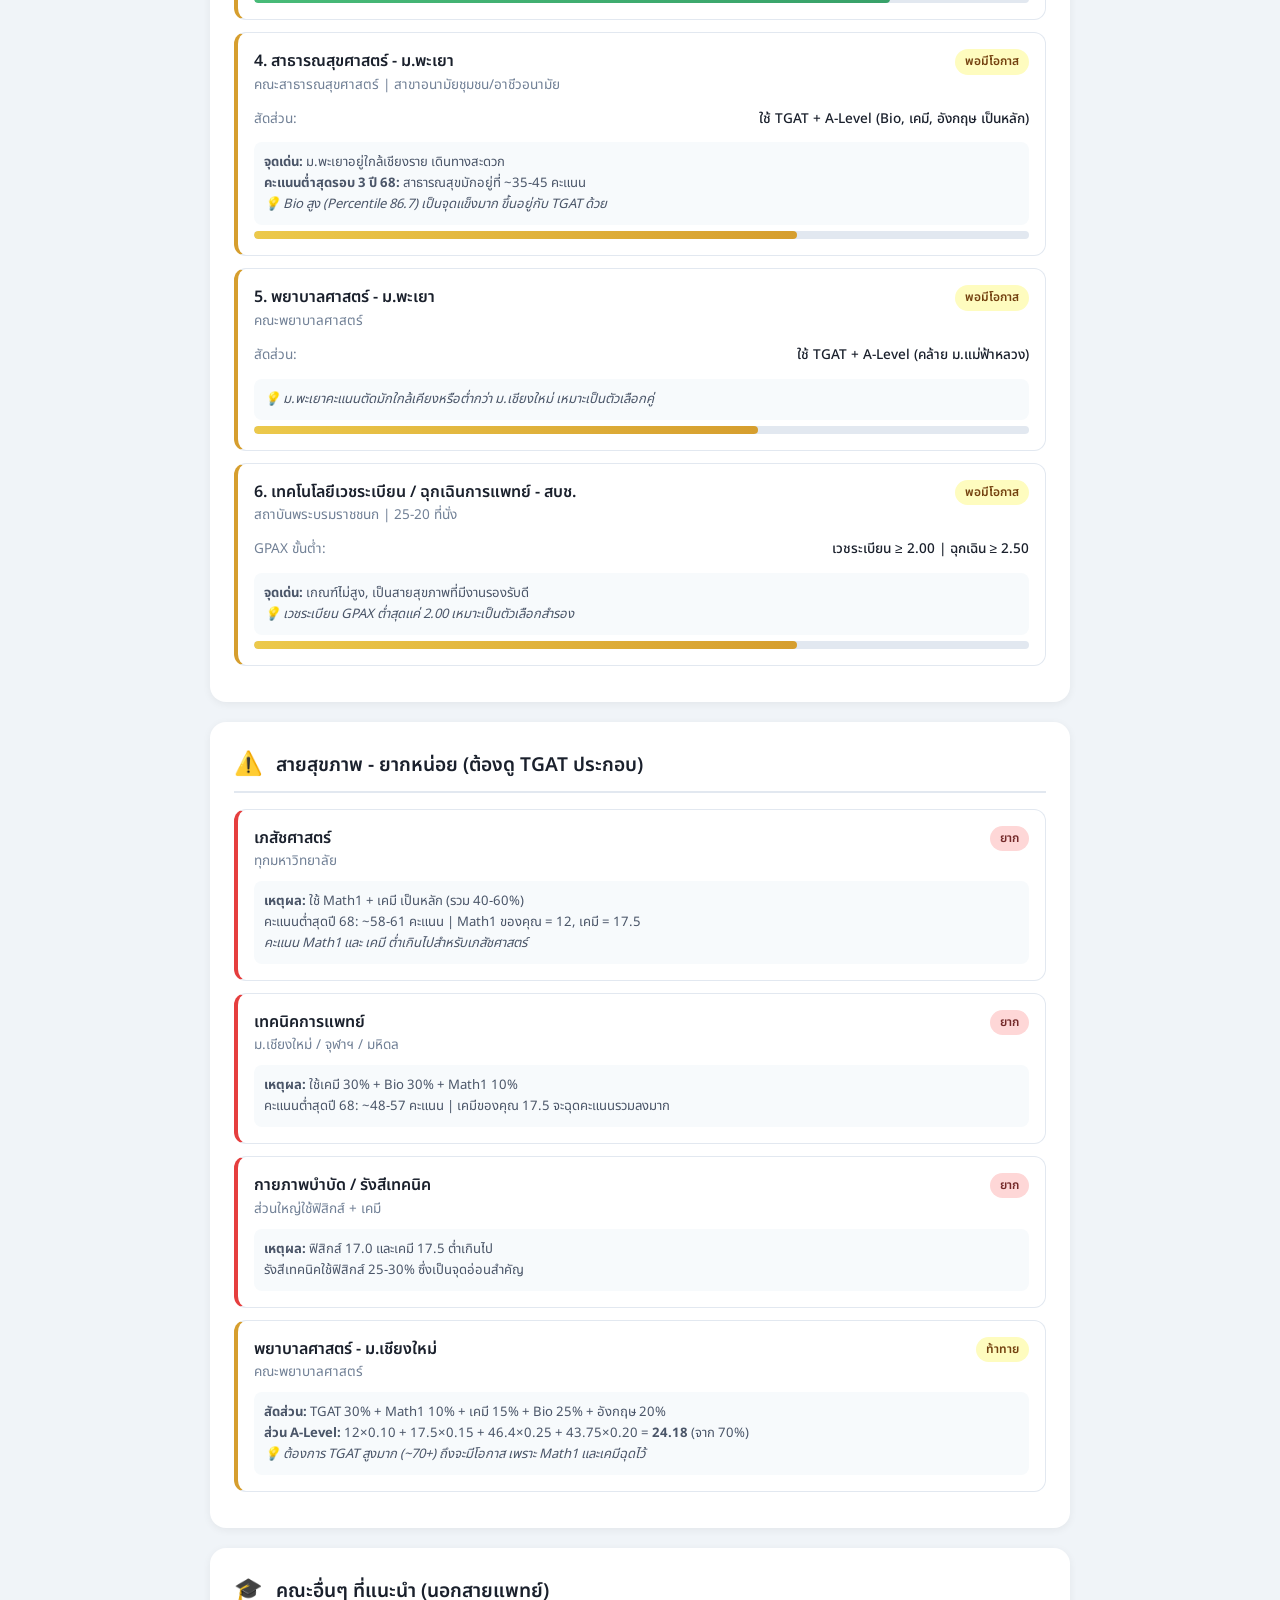
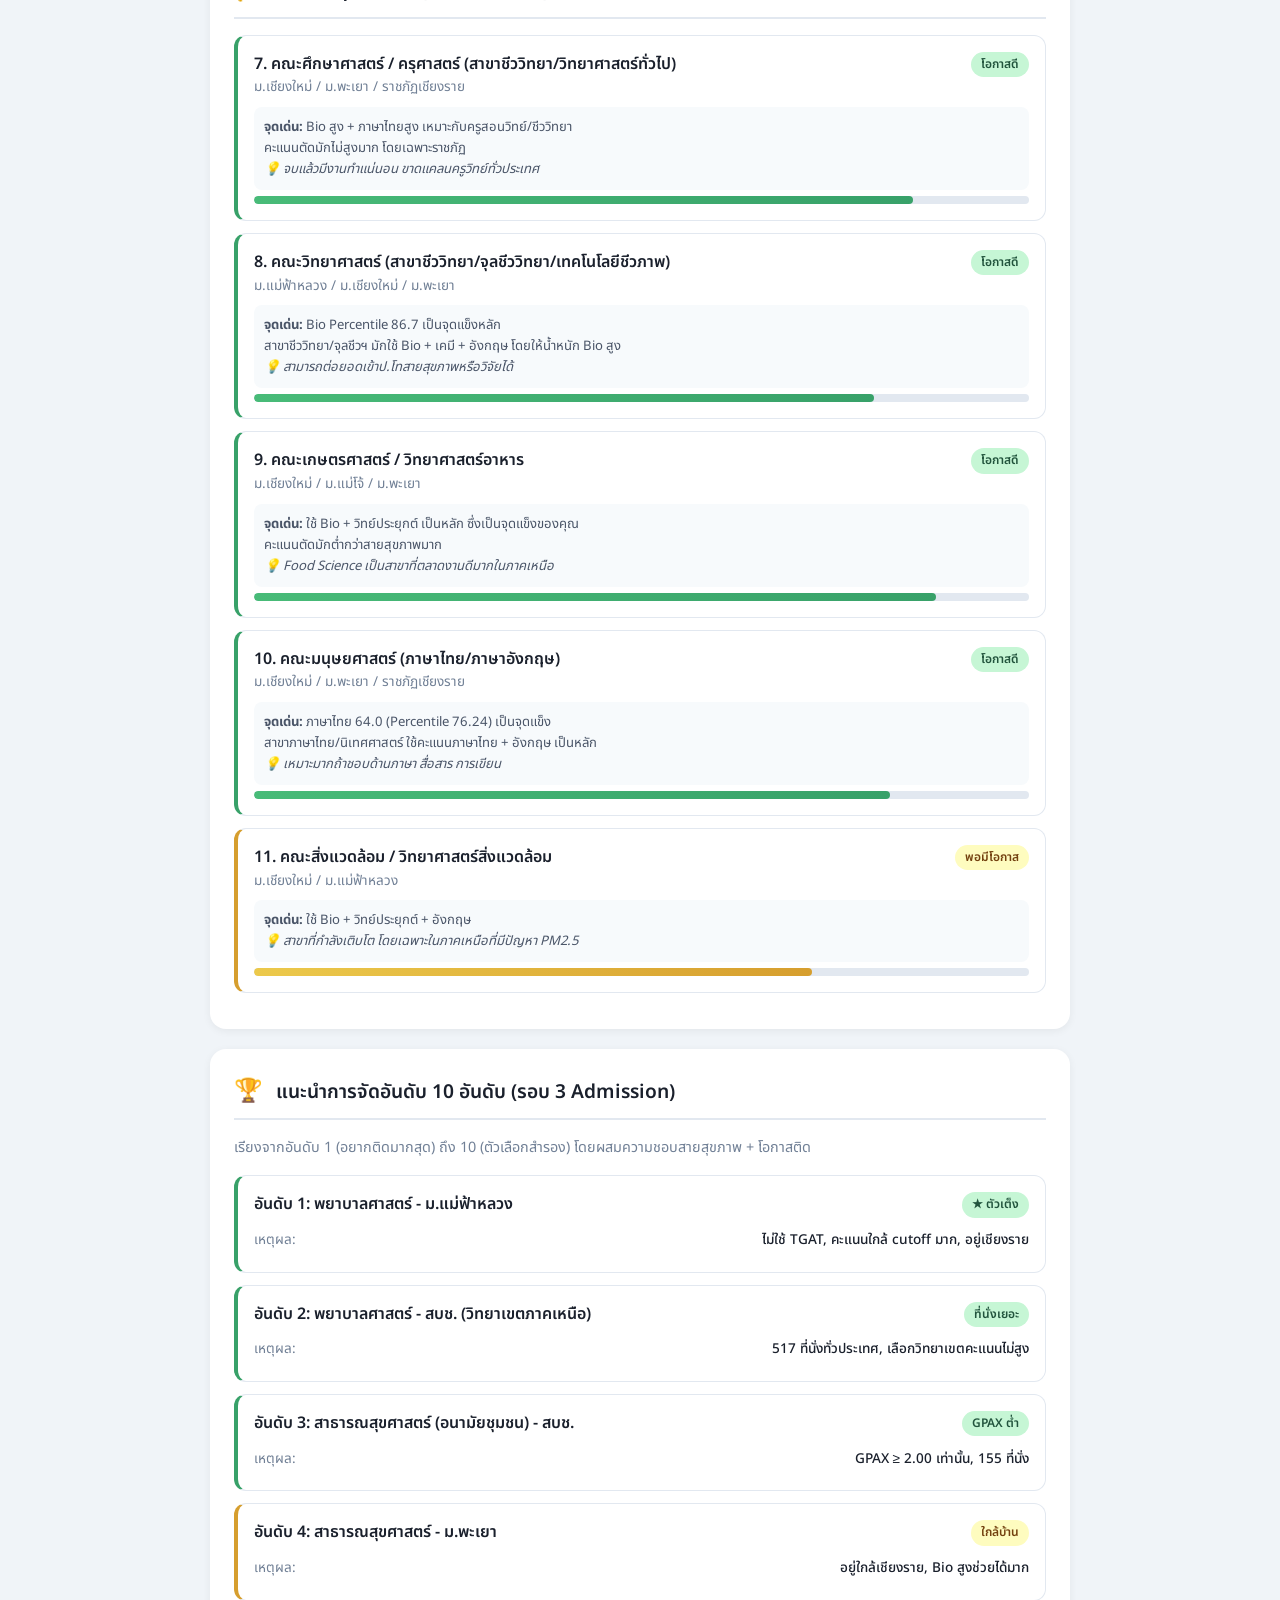
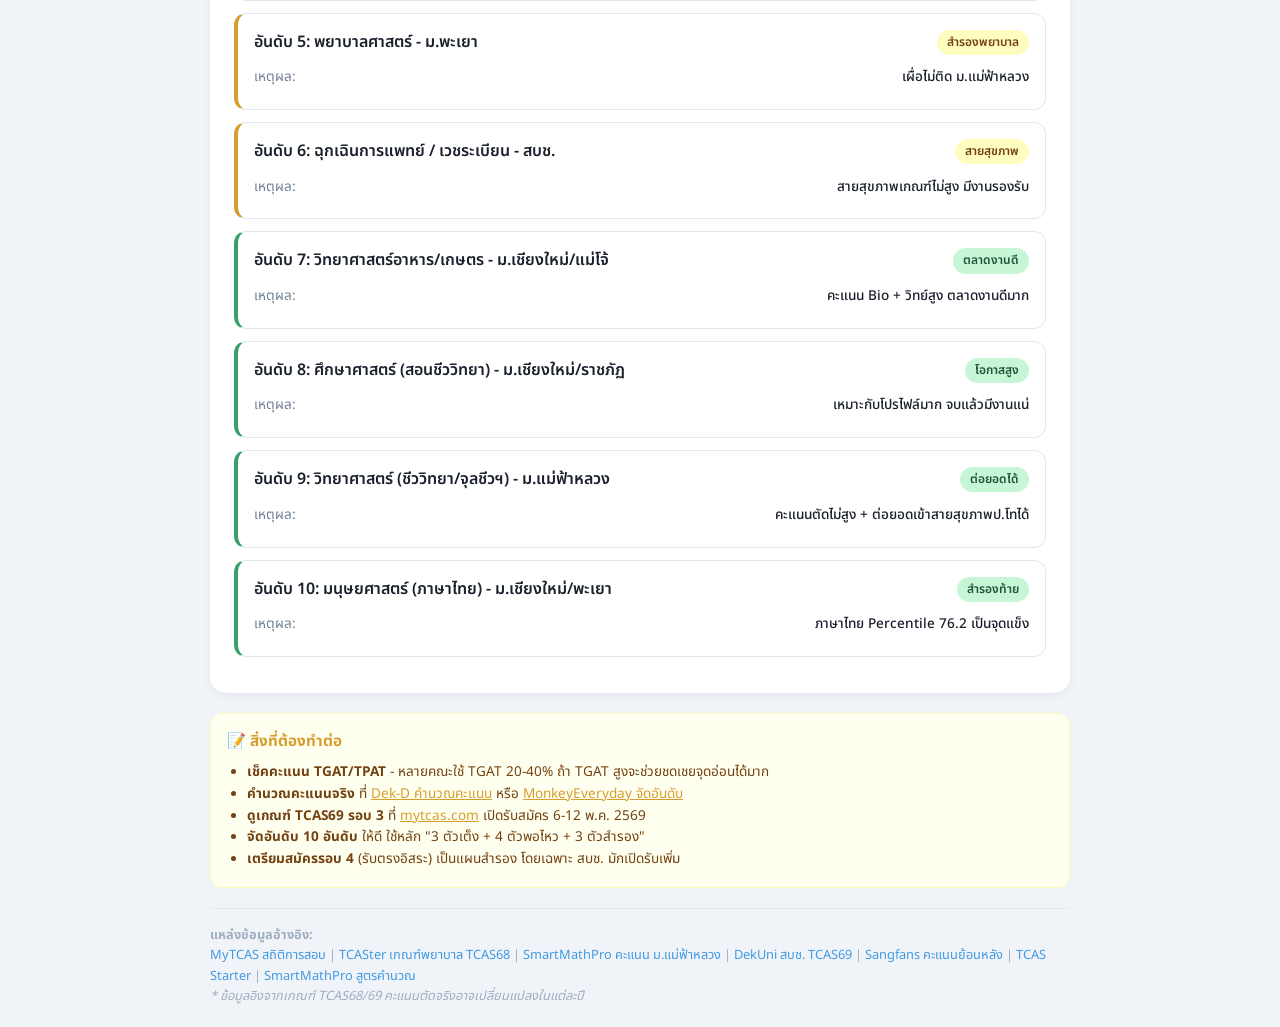
<file: วิเคราะห์คะแนน_TCAS69.html>
<!DOCTYPE html>
<html lang="th">
<head>
<meta charset="UTF-8">
<meta name="viewport" content="width=device-width, initial-scale=1.0">
<title>วิเคราะห์คะแนน TCAS69 - สายสุขภาพ & คณะแนะนำ</title>
<style>
  @import url('https://fonts.googleapis.com/css2?family=Noto+Sans+Thai:wght@300;400;500;600;700&display=swap');
  * { margin: 0; padding: 0; box-sizing: border-box; }
  body { font-family: 'Noto Sans Thai', sans-serif; background: #f0f4f8; color: #1a202c; line-height: 1.6; }
  .container { max-width: 900px; margin: 0 auto; padding: 20px; }

  .header { background: linear-gradient(135deg, #1e3a5f, #2d6a9f); color: white; padding: 30px; border-radius: 16px; margin-bottom: 24px; text-align: center; }
  .header h1 { font-size: 1.6em; font-weight: 700; margin-bottom: 8px; }
  .header p { opacity: 0.85; font-size: 0.95em; }

  .score-grid { display: grid; grid-template-columns: repeat(3, 1fr); gap: 12px; margin-bottom: 24px; }
  .score-card { background: white; border-radius: 12px; padding: 16px; text-align: center; box-shadow: 0 2px 8px rgba(0,0,0,0.06); }
  .score-card .subject { font-size: 0.8em; color: #718096; margin-bottom: 4px; }
  .score-card .score { font-size: 1.5em; font-weight: 700; }
  .score-card .percentile { font-size: 0.75em; color: #a0aec0; }
  .score-card.high .score { color: #22863a; }
  .score-card.mid .score { color: #d69e2e; }
  .score-card.low .score { color: #e53e3e; }

  .section { background: white; border-radius: 16px; padding: 24px; margin-bottom: 20px; box-shadow: 0 2px 8px rgba(0,0,0,0.06); }
  .section h2 { font-size: 1.2em; font-weight: 600; margin-bottom: 16px; padding-bottom: 8px; border-bottom: 2px solid #e2e8f0; }
  .section h2 span { font-size: 1.2em; margin-right: 8px; }

  .program { border: 1px solid #e2e8f0; border-radius: 12px; padding: 16px; margin-bottom: 12px; position: relative; }
  .program.chance-high { border-left: 4px solid #38a169; }
  .program.chance-mid { border-left: 4px solid #d69e2e; }
  .program.chance-low { border-left: 4px solid #e53e3e; }

  .program-header { display: flex; justify-content: space-between; align-items: flex-start; margin-bottom: 8px; }
  .program-name { font-weight: 600; font-size: 1em; }
  .program-uni { font-size: 0.85em; color: #718096; }

  .badge { display: inline-block; padding: 3px 10px; border-radius: 20px; font-size: 0.75em; font-weight: 600; }
  .badge-high { background: #c6f6d5; color: #22543d; }
  .badge-mid { background: #fefcbf; color: #744210; }
  .badge-low { background: #fed7d7; color: #742a2a; }

  .detail-row { display: flex; justify-content: space-between; font-size: 0.85em; padding: 4px 0; }
  .detail-label { color: #718096; }
  .detail-value { font-weight: 500; }

  .formula { background: #f7fafc; border-radius: 8px; padding: 10px; margin-top: 8px; font-size: 0.82em; color: #4a5568; }

  .note-box { background: #fffff0; border: 1px solid #fefcbf; border-radius: 12px; padding: 16px; margin-bottom: 20px; }
  .note-box h3 { color: #d69e2e; font-size: 0.95em; margin-bottom: 8px; }
  .note-box p, .note-box li { font-size: 0.85em; color: #744210; }
  .note-box ul { padding-left: 20px; }

  .warning-box { background: #fff5f5; border: 1px solid #fed7d7; border-radius: 12px; padding: 16px; margin-bottom: 20px; }
  .warning-box h3 { color: #c53030; font-size: 0.95em; margin-bottom: 8px; }
  .warning-box p { font-size: 0.85em; color: #742a2a; }

  .bar { height: 8px; background: #e2e8f0; border-radius: 4px; margin-top: 6px; overflow: hidden; }
  .bar-fill { height: 100%; border-radius: 4px; transition: width 0.5s ease; }
  .bar-fill.green { background: linear-gradient(90deg, #48bb78, #38a169); }
  .bar-fill.yellow { background: linear-gradient(90deg, #ecc94b, #d69e2e); }
  .bar-fill.red { background: linear-gradient(90deg, #fc8181, #e53e3e); }

  .sources { font-size: 0.8em; color: #a0aec0; margin-top: 20px; padding-top: 16px; border-top: 1px solid #e2e8f0; }
  .sources a { color: #4299e1; text-decoration: none; }

  @media (max-width: 600px) { .score-grid { grid-template-columns: repeat(2, 1fr); } }
</style>
</head>
<body>
<div class="container">

  <div class="header">
    <h1>วิเคราะห์โอกาสสมัคร TCAS69 รอบ 3 Admission</h1>
    <p>คะแนน A-Level ปี 2569 | สอบ 14-16 มีนาคม 2569</p>
  </div>

  <!-- Score Cards -->
  <div class="score-grid">
    <div class="score-card high"><div class="subject">Bio ชีววิทยา</div><div class="score">46.40</div><div class="percentile">Percentile 86.71</div></div>
    <div class="score-card high"><div class="subject">Thai ภาษาไทย</div><div class="score">64.00</div><div class="percentile">Percentile 76.24</div></div>
    <div class="score-card high"><div class="subject">Math2 คณิต 2</div><div class="score">49.00</div><div class="percentile">Percentile 74.64</div></div>
    <div class="score-card mid"><div class="subject">Eng ภาษาอังกฤษ</div><div class="score">43.75</div><div class="percentile">Percentile 58.52</div></div>
    <div class="score-card mid"><div class="subject">Sci วิทย์ประยุกต์</div><div class="score">48.80</div><div class="percentile">Percentile 53.73</div></div>
    <div class="score-card mid"><div class="subject">Chem เคมี</div><div class="score">17.50</div><div class="percentile">Percentile 30.59</div></div>
    <div class="score-card low"><div class="subject">Soc สังคม</div><div class="score">30.00</div><div class="percentile">Percentile 13.77</div></div>
    <div class="score-card low"><div class="subject">Math1 คณิต 1</div><div class="score">12.00</div><div class="percentile">Percentile 12.76</div></div>
    <div class="score-card low"><div class="subject">Phy ฟิสิกส์</div><div class="score">17.00</div><div class="percentile">Percentile 11.86</div></div>
  </div>

  <div class="warning-box">
    <h3>&#9888;&#65039; ข้อมูลที่ยังขาด</h3>
    <p>จากรูปมีเฉพาะคะแนน A-Level เท่านั้น ยังขาด <strong>คะแนน TGAT, TPAT</strong> และ <strong>GPAX (เกรดเฉลี่ย)</strong> ซึ่งหลายคณะใช้ร่วมคำนวณด้วย การวิเคราะห์นี้จะคำนวณเฉพาะส่วน A-Level และประเมินโอกาสเบื้องต้นค่ะ</p>
  </div>

  <!-- SECTION 1: สายสุขภาพ โอกาสสูง -->
  <div class="section">
    <h2><span>&#127973;</span> สายสุขภาพ - โอกาสดี</h2>

    <div class="program chance-high">
      <div class="program-header">
        <div>
          <div class="program-name">1. พยาบาลศาสตร์ - ม.แม่ฟ้าหลวง</div>
          <div class="program-uni">สำนักวิชาพยาบาลศาสตร์ | 40 ที่นั่ง (รอบ 3)</div>
        </div>
        <span class="badge badge-high">โอกาสดี</span>
      </div>
      <div class="detail-row"><span class="detail-label">เกณฑ์ขั้นต่ำ:</span><span class="detail-value">เคมี &#8805; 15, Bio &#8805; 20, ไทย &#8805; 30, อังกฤษ &#8805; 30</span></div>
      <div class="detail-row"><span class="detail-label">คะแนนของคุณ:</span><span class="detail-value" style="color:#22863a">เคมี 17.5 &#10004;, Bio 46.4 &#10004;, ไทย 64.0 &#10004;, อังกฤษ 43.75 &#10004;</span></div>
      <div class="formula">
        <strong>สูตร:</strong> เคมี 25% + Bio 25% + ไทย 25% + อังกฤษ 25%<br>
        <strong>คะแนนคำนวณ:</strong> (17.5 + 46.4 + 64.0 + 43.75) &divide; 4 = <strong>42.91</strong><br>
        <strong>คะแนนต่ำสุดปี 68:</strong> ~43.93 | <strong>ผลต่าง:</strong> ต่ำกว่า ~1.02 จุด<br>
        <em>&#128161; ใกล้มากๆ! อยู่ในเขตแข่งขัน ถ้าปีนี้คะแนนตัดต่ำลงมีโอกาสติด</em>
      </div>
      <div class="bar"><div class="bar-fill yellow" style="width:85%"></div></div>
    </div>

    <div class="program chance-high">
      <div class="program-header">
        <div>
          <div class="program-name">2. พยาบาลศาสตร์ - สถาบันพระบรมราชชนก (สบช.)</div>
          <div class="program-uni">กระทรวงสาธารณสุข | 517+ ที่นั่ง ทั่วประเทศ | หลายวิทยาเขต</div>
        </div>
        <span class="badge badge-high">โอกาสดี</span>
      </div>
      <div class="detail-row"><span class="detail-label">GPAX ขั้นต่ำ:</span><span class="detail-value">&#8805; 2.50</span></div>
      <div class="detail-row"><span class="detail-label">A-Level ขั้นต่ำ:</span><span class="detail-value">แต่ละวิชา &#8805; 10 คะแนน</span></div>
      <div class="detail-row"><span class="detail-label">คะแนนของคุณ:</span><span class="detail-value" style="color:#22863a">ผ่านเกณฑ์ขั้นต่ำทุกวิชา &#10004;</span></div>
      <div class="formula">
        <strong>สัดส่วน:</strong> GPAX 10% + TGAT 40% + A-Level 50%<br>
        <strong>จุดเด่น:</strong> มีที่นั่งมาก (500+ ทั่วประเทศ) และมีวิทยาเขตภาคเหนือ<br>
        <strong>คะแนนต่ำสุดปี 68 (บางวิทยาเขต):</strong> ~41-57 คะแนน<br>
        <em>&#128161; เลือกวิทยาเขตที่คะแนนไม่สูงมาก เช่น ภาคเหนือ/อีสาน จะมีโอกาสสูง</em>
      </div>
      <div class="bar"><div class="bar-fill green" style="width:80%"></div></div>
    </div>

    <div class="program chance-mid">
      <div class="program-header">
        <div>
          <div class="program-name">3. สาธารณสุขศาสตร์ (อนามัยชุมชน/ทันตสาธารณสุข) - สบช.</div>
          <div class="program-uni">สถาบันพระบรมราชชนก | 255 ที่นั่ง</div>
        </div>
        <span class="badge badge-high">โอกาสดี</span>
      </div>
      <div class="detail-row"><span class="detail-label">GPAX ขั้นต่ำ:</span><span class="detail-value">&#8805; 2.00</span></div>
      <div class="detail-row"><span class="detail-label">สัดส่วน:</span><span class="detail-value">GPAX 20% + วิชาเฉพาะ GPA 30% + TGAT 20% + A-Level 30%</span></div>
      <div class="formula">
        <strong>จุดเด่น:</strong> เกณฑ์ GPAX ต่ำกว่าพยาบาล, A-Level ใช้แค่ 30%<br>
        <em>&#128161; ถ้า GPAX &#8805; 2.50 และ TGAT พอใช้ได้ มีโอกาสดีมาก</em>
      </div>
      <div class="bar"><div class="bar-fill green" style="width:82%"></div></div>
    </div>

    <div class="program chance-mid">
      <div class="program-header">
        <div>
          <div class="program-name">4. สาธารณสุขศาสตร์ - ม.พะเยา</div>
          <div class="program-uni">คณะสาธารณสุขศาสตร์ | สาขาอนามัยชุมชน/อาชีวอนามัย</div>
        </div>
        <span class="badge badge-mid">พอมีโอกาส</span>
      </div>
      <div class="detail-row"><span class="detail-label">สัดส่วน:</span><span class="detail-value">ใช้ TGAT + A-Level (Bio, เคมี, อังกฤษ เป็นหลัก)</span></div>
      <div class="formula">
        <strong>จุดเด่น:</strong> ม.พะเยาอยู่ใกล้เชียงราย เดินทางสะดวก<br>
        <strong>คะแนนต่ำสุดรอบ 3 ปี 68:</strong> สาธารณสุขมักอยู่ที่ ~35-45 คะแนน<br>
        <em>&#128161; Bio สูง (Percentile 86.7) เป็นจุดแข็งมาก ขึ้นอยู่กับ TGAT ด้วย</em>
      </div>
      <div class="bar"><div class="bar-fill yellow" style="width:70%"></div></div>
    </div>

    <div class="program chance-mid">
      <div class="program-header">
        <div>
          <div class="program-name">5. พยาบาลศาสตร์ - ม.พะเยา</div>
          <div class="program-uni">คณะพยาบาลศาสตร์</div>
        </div>
        <span class="badge badge-mid">พอมีโอกาส</span>
      </div>
      <div class="detail-row"><span class="detail-label">สัดส่วน:</span><span class="detail-value">ใช้ TGAT + A-Level (คล้าย ม.แม่ฟ้าหลวง)</span></div>
      <div class="formula">
        <em>&#128161; ม.พะเยาคะแนนตัดมักใกล้เคียงหรือต่ำกว่า ม.เชียงใหม่ เหมาะเป็นตัวเลือกคู่</em>
      </div>
      <div class="bar"><div class="bar-fill yellow" style="width:65%"></div></div>
    </div>

    <div class="program chance-mid">
      <div class="program-header">
        <div>
          <div class="program-name">6. เทคโนโลยีเวชระเบียน / ฉุกเฉินการแพทย์ - สบช.</div>
          <div class="program-uni">สถาบันพระบรมราชชนก | 25-20 ที่นั่ง</div>
        </div>
        <span class="badge badge-mid">พอมีโอกาส</span>
      </div>
      <div class="detail-row"><span class="detail-label">GPAX ขั้นต่ำ:</span><span class="detail-value">เวชระเบียน &#8805; 2.00 | ฉุกเฉิน &#8805; 2.50</span></div>
      <div class="formula">
        <strong>จุดเด่น:</strong> เกณฑ์ไม่สูง, เป็นสายสุขภาพที่มีงานรองรับดี<br>
        <em>&#128161; เวชระเบียน GPAX ต่ำสุดแค่ 2.00 เหมาะเป็นตัวเลือกสำรอง</em>
      </div>
      <div class="bar"><div class="bar-fill yellow" style="width:70%"></div></div>
    </div>
  </div>

  <!-- สายสุขภาพ โอกาสน้อย -->
  <div class="section">
    <h2><span>&#9888;&#65039;</span> สายสุขภาพ - ยากหน่อย (ต้องดู TGAT ประกอบ)</h2>

    <div class="program chance-low">
      <div class="program-header">
        <div>
          <div class="program-name">เภสัชศาสตร์</div>
          <div class="program-uni">ทุกมหาวิทยาลัย</div>
        </div>
        <span class="badge badge-low">ยาก</span>
      </div>
      <div class="formula">
        <strong>เหตุผล:</strong> ใช้ Math1 + เคมี เป็นหลัก (รวม 40-60%)<br>
        คะแนนต่ำสุดปี 68: ~58-61 คะแนน | Math1 ของคุณ = 12, เคมี = 17.5<br>
        <em>คะแนน Math1 และ เคมี ต่ำเกินไปสำหรับเภสัชศาสตร์</em>
      </div>
    </div>

    <div class="program chance-low">
      <div class="program-header">
        <div>
          <div class="program-name">เทคนิคการแพทย์</div>
          <div class="program-uni">ม.เชียงใหม่ / จุฬาฯ / มหิดล</div>
        </div>
        <span class="badge badge-low">ยาก</span>
      </div>
      <div class="formula">
        <strong>เหตุผล:</strong> ใช้เคมี 30% + Bio 30% + Math1 10%<br>
        คะแนนต่ำสุดปี 68: ~48-57 คะแนน | เคมีของคุณ 17.5 จะฉุดคะแนนรวมลงมาก
      </div>
    </div>

    <div class="program chance-low">
      <div class="program-header">
        <div>
          <div class="program-name">กายภาพบำบัด / รังสีเทคนิค</div>
          <div class="program-uni">ส่วนใหญ่ใช้ฟิสิกส์ + เคมี</div>
        </div>
        <span class="badge badge-low">ยาก</span>
      </div>
      <div class="formula">
        <strong>เหตุผล:</strong> ฟิสิกส์ 17.0 และเคมี 17.5 ต่ำเกินไป<br>
        รังสีเทคนิคใช้ฟิสิกส์ 25-30% ซึ่งเป็นจุดอ่อนสำคัญ
      </div>
    </div>

    <div class="program chance-mid">
      <div class="program-header">
        <div>
          <div class="program-name">พยาบาลศาสตร์ - ม.เชียงใหม่</div>
          <div class="program-uni">คณะพยาบาลศาสตร์</div>
        </div>
        <span class="badge badge-mid">ท้าทาย</span>
      </div>
      <div class="formula">
        <strong>สัดส่วน:</strong> TGAT 30% + Math1 10% + เคมี 15% + Bio 25% + อังกฤษ 20%<br>
        <strong>ส่วน A-Level:</strong> 12&times;0.10 + 17.5&times;0.15 + 46.4&times;0.25 + 43.75&times;0.20 = <strong>24.18</strong> (จาก 70%)<br>
        <em>&#128161; ต้องการ TGAT สูงมาก (~70+) ถึงจะมีโอกาส เพราะ Math1 และเคมีฉุดไว้</em>
      </div>
    </div>
  </div>

  <!-- SECTION 2: คณะอื่นๆ -->
  <div class="section">
    <h2><span>&#127891;</span> คณะอื่นๆ ที่แนะนำ (นอกสายแพทย์)</h2>

    <div class="program chance-high">
      <div class="program-header">
        <div>
          <div class="program-name">7. คณะศึกษาศาสตร์ / ครุศาสตร์ (สาขาชีววิทยา/วิทยาศาสตร์ทั่วไป)</div>
          <div class="program-uni">ม.เชียงใหม่ / ม.พะเยา / ราชภัฏเชียงราย</div>
        </div>
        <span class="badge badge-high">โอกาสดี</span>
      </div>
      <div class="formula">
        <strong>จุดเด่น:</strong> Bio สูง + ภาษาไทยสูง เหมาะกับครูสอนวิทย์/ชีววิทยา<br>
        คะแนนตัดมักไม่สูงมาก โดยเฉพาะราชภัฏ<br>
        <em>&#128161; จบแล้วมีงานทำแน่นอน ขาดแคลนครูวิทย์ทั่วประเทศ</em>
      </div>
      <div class="bar"><div class="bar-fill green" style="width:85%"></div></div>
    </div>

    <div class="program chance-high">
      <div class="program-header">
        <div>
          <div class="program-name">8. คณะวิทยาศาสตร์ (สาขาชีววิทยา/จุลชีววิทยา/เทคโนโลยีชีวภาพ)</div>
          <div class="program-uni">ม.แม่ฟ้าหลวง / ม.เชียงใหม่ / ม.พะเยา</div>
        </div>
        <span class="badge badge-high">โอกาสดี</span>
      </div>
      <div class="formula">
        <strong>จุดเด่น:</strong> Bio Percentile 86.7 เป็นจุดแข็งหลัก<br>
        สาขาชีววิทยา/จุลชีวฯ มักใช้ Bio + เคมี + อังกฤษ โดยให้น้ำหนัก Bio สูง<br>
        <em>&#128161; สามารถต่อยอดเข้าป.โทสายสุขภาพหรือวิจัยได้</em>
      </div>
      <div class="bar"><div class="bar-fill green" style="width:80%"></div></div>
    </div>

    <div class="program chance-high">
      <div class="program-header">
        <div>
          <div class="program-name">9. คณะเกษตรศาสตร์ / วิทยาศาสตร์อาหาร</div>
          <div class="program-uni">ม.เชียงใหม่ / ม.แม่โจ้ / ม.พะเยา</div>
        </div>
        <span class="badge badge-high">โอกาสดี</span>
      </div>
      <div class="formula">
        <strong>จุดเด่น:</strong> ใช้ Bio + วิทย์ประยุกต์ เป็นหลัก ซึ่งเป็นจุดแข็งของคุณ<br>
        คะแนนตัดมักต่ำกว่าสายสุขภาพมาก<br>
        <em>&#128161; Food Science เป็นสาขาที่ตลาดงานดีมากในภาคเหนือ</em>
      </div>
      <div class="bar"><div class="bar-fill green" style="width:88%"></div></div>
    </div>

    <div class="program chance-high">
      <div class="program-header">
        <div>
          <div class="program-name">10. คณะมนุษยศาสตร์ (ภาษาไทย/ภาษาอังกฤษ)</div>
          <div class="program-uni">ม.เชียงใหม่ / ม.พะเยา / ราชภัฏเชียงราย</div>
        </div>
        <span class="badge badge-high">โอกาสดี</span>
      </div>
      <div class="formula">
        <strong>จุดเด่น:</strong> ภาษาไทย 64.0 (Percentile 76.24) เป็นจุดแข็ง<br>
        สาขาภาษาไทย/นิเทศศาสตร์ ใช้คะแนนภาษาไทย + อังกฤษ เป็นหลัก<br>
        <em>&#128161; เหมาะมากถ้าชอบด้านภาษา สื่อสาร การเขียน</em>
      </div>
      <div class="bar"><div class="bar-fill green" style="width:82%"></div></div>
    </div>

    <div class="program chance-mid">
      <div class="program-header">
        <div>
          <div class="program-name">11. คณะสิ่งแวดล้อม / วิทยาศาสตร์สิ่งแวดล้อม</div>
          <div class="program-uni">ม.เชียงใหม่ / ม.แม่ฟ้าหลวง</div>
        </div>
        <span class="badge badge-mid">พอมีโอกาส</span>
      </div>
      <div class="formula">
        <strong>จุดเด่น:</strong> ใช้ Bio + วิทย์ประยุกต์ + อังกฤษ<br>
        <em>&#128161; สาขาที่กำลังเติบโต โดยเฉพาะในภาคเหนือที่มีปัญหา PM2.5</em>
      </div>
      <div class="bar"><div class="bar-fill yellow" style="width:72%"></div></div>
    </div>
  </div>

  <!-- แนะนำการจัดอันดับ -->
  <div class="section">
    <h2><span>&#127942;</span> แนะนำการจัดอันดับ 10 อันดับ (รอบ 3 Admission)</h2>
    <p style="font-size:0.9em; color:#718096; margin-bottom:16px;">เรียงจากอันดับ 1 (อยากติดมากสุด) ถึง 10 (ตัวเลือกสำรอง) โดยผสมความชอบสายสุขภาพ + โอกาสติด</p>

    <div style="counter-reset: rank;">
      <div class="program chance-high" style="counter-increment: rank;">
        <div class="program-header">
          <div><div class="program-name">อันดับ 1: พยาบาลศาสตร์ - ม.แม่ฟ้าหลวง</div></div>
          <span class="badge badge-high">&#9733; ตัวเต็ง</span>
        </div>
        <div class="detail-row"><span class="detail-label">เหตุผล:</span><span class="detail-value">ไม่ใช้ TGAT, คะแนนใกล้ cutoff มาก, อยู่เชียงราย</span></div>
      </div>
      <div class="program chance-high">
        <div class="program-header">
          <div><div class="program-name">อันดับ 2: พยาบาลศาสตร์ - สบช. (วิทยาเขตภาคเหนือ)</div></div>
          <span class="badge badge-high">ที่นั่งเยอะ</span>
        </div>
        <div class="detail-row"><span class="detail-label">เหตุผล:</span><span class="detail-value">517 ที่นั่งทั่วประเทศ, เลือกวิทยาเขตคะแนนไม่สูง</span></div>
      </div>
      <div class="program chance-high">
        <div class="program-header">
          <div><div class="program-name">อันดับ 3: สาธารณสุขศาสตร์ (อนามัยชุมชน) - สบช.</div></div>
          <span class="badge badge-high">GPAX ต่ำ</span>
        </div>
        <div class="detail-row"><span class="detail-label">เหตุผล:</span><span class="detail-value">GPAX &#8805; 2.00 เท่านั้น, 155 ที่นั่ง</span></div>
      </div>
      <div class="program chance-mid">
        <div class="program-header">
          <div><div class="program-name">อันดับ 4: สาธารณสุขศาสตร์ - ม.พะเยา</div></div>
          <span class="badge badge-mid">ใกล้บ้าน</span>
        </div>
        <div class="detail-row"><span class="detail-label">เหตุผล:</span><span class="detail-value">อยู่ใกล้เชียงราย, Bio สูงช่วยได้มาก</span></div>
      </div>
      <div class="program chance-mid">
        <div class="program-header">
          <div><div class="program-name">อันดับ 5: พยาบาลศาสตร์ - ม.พะเยา</div></div>
          <span class="badge badge-mid">สำรองพยาบาล</span>
        </div>
        <div class="detail-row"><span class="detail-label">เหตุผล:</span><span class="detail-value">เผื่อไม่ติด ม.แม่ฟ้าหลวง</span></div>
      </div>
      <div class="program chance-mid">
        <div class="program-header">
          <div><div class="program-name">อันดับ 6: ฉุกเฉินการแพทย์ / เวชระเบียน - สบช.</div></div>
          <span class="badge badge-mid">สายสุขภาพ</span>
        </div>
        <div class="detail-row"><span class="detail-label">เหตุผล:</span><span class="detail-value">สายสุขภาพเกณฑ์ไม่สูง มีงานรองรับ</span></div>
      </div>
      <div class="program chance-high">
        <div class="program-header">
          <div><div class="program-name">อันดับ 7: วิทยาศาสตร์อาหาร/เกษตร - ม.เชียงใหม่/แม่โจ้</div></div>
          <span class="badge badge-high">ตลาดงานดี</span>
        </div>
        <div class="detail-row"><span class="detail-label">เหตุผล:</span><span class="detail-value">คะแนน Bio + วิทย์สูง ตลาดงานดีมาก</span></div>
      </div>
      <div class="program chance-high">
        <div class="program-header">
          <div><div class="program-name">อันดับ 8: ศึกษาศาสตร์ (สอนชีววิทยา) - ม.เชียงใหม่/ราชภัฏ</div></div>
          <span class="badge badge-high">โอกาสสูง</span>
        </div>
        <div class="detail-row"><span class="detail-label">เหตุผล:</span><span class="detail-value">เหมาะกับโปรไฟล์มาก จบแล้วมีงานแน่</span></div>
      </div>
      <div class="program chance-high">
        <div class="program-header">
          <div><div class="program-name">อันดับ 9: วิทยาศาสตร์ (ชีววิทยา/จุลชีวฯ) - ม.แม่ฟ้าหลวง</div></div>
          <span class="badge badge-high">ต่อยอดได้</span>
        </div>
        <div class="detail-row"><span class="detail-label">เหตุผล:</span><span class="detail-value">คะแนนตัดไม่สูง + ต่อยอดเข้าสายสุขภาพป.โทได้</span></div>
      </div>
      <div class="program chance-high">
        <div class="program-header">
          <div><div class="program-name">อันดับ 10: มนุษยศาสตร์ (ภาษาไทย) - ม.เชียงใหม่/พะเยา</div></div>
          <span class="badge badge-high">สำรองท้าย</span>
        </div>
        <div class="detail-row"><span class="detail-label">เหตุผล:</span><span class="detail-value">ภาษาไทย Percentile 76.2 เป็นจุดแข็ง</span></div>
      </div>
    </div>
  </div>

  <div class="note-box">
    <h3>&#128221; สิ่งที่ต้องทำต่อ</h3>
    <ul>
      <li><strong>เช็คคะแนน TGAT/TPAT</strong> - หลายคณะใช้ TGAT 20-40% ถ้า TGAT สูงจะช่วยชดเชยจุดอ่อนได้มาก</li>
      <li><strong>คำนวณคะแนนจริง</strong> ที่ <a href="https://www.dek-d.com/tcas/calculator/" style="color:#d69e2e">Dek-D คำนวณคะแนน</a> หรือ <a href="https://monkeyeveryday.com/tcas/ranking" style="color:#d69e2e">MonkeyEveryday จัดอันดับ</a></li>
      <li><strong>ดูเกณฑ์ TCAS69 รอบ 3</strong> ที่ <a href="https://www.mytcas.com" style="color:#d69e2e">mytcas.com</a> เปิดรับสมัคร 6-12 พ.ค. 2569</li>
      <li><strong>จัดอันดับ 10 อันดับ</strong> ให้ดี ใช้หลัก "3 ตัวเต็ง + 4 ตัวพอไหว + 3 ตัวสำรอง"</li>
      <li><strong>เตรียมสมัครรอบ 4</strong> (รับตรงอิสระ) เป็นแผนสำรอง โดยเฉพาะ สบช. มักเปิดรับเพิ่ม</li>
    </ul>
  </div>

  <div class="sources">
    <strong>แหล่งข้อมูลอ้างอิง:</strong><br>
    <a href="https://www.mytcas.com/stat/">MyTCAS สถิติการสอบ</a> |
    <a href="https://tcaster.net/tcas-news/general-news/tcas68-admission-nurse-criterion/">TCASter เกณฑ์พยาบาล TCAS68</a> |
    <a href="https://www.smartmathpro.com/score-mfu/">SmartMathPro คะแนน ม.แม่ฟ้าหลวง</a> |
    <a href="https://dekuni.com/tcas3-pi69/">DekUni สบช. TCAS69</a> |
    <a href="https://www.sangfans.com/stat-tcasadmission/">Sangfans คะแนนย้อนหลัง</a> |
    <a href="https://tcas.in.th/">TCAS Starter</a> |
    <a href="https://www.smartmathpro.com/article/calculate-admission-score/">SmartMathPro สูตรคำนวณ</a><br>
    <em>* ข้อมูลอิงจากเกณฑ์ TCAS68/69 คะแนนตัดจริงอาจเปลี่ยนแปลงในแต่ละปี</em>
  </div>

</div>
</body>
</html>
</file>
